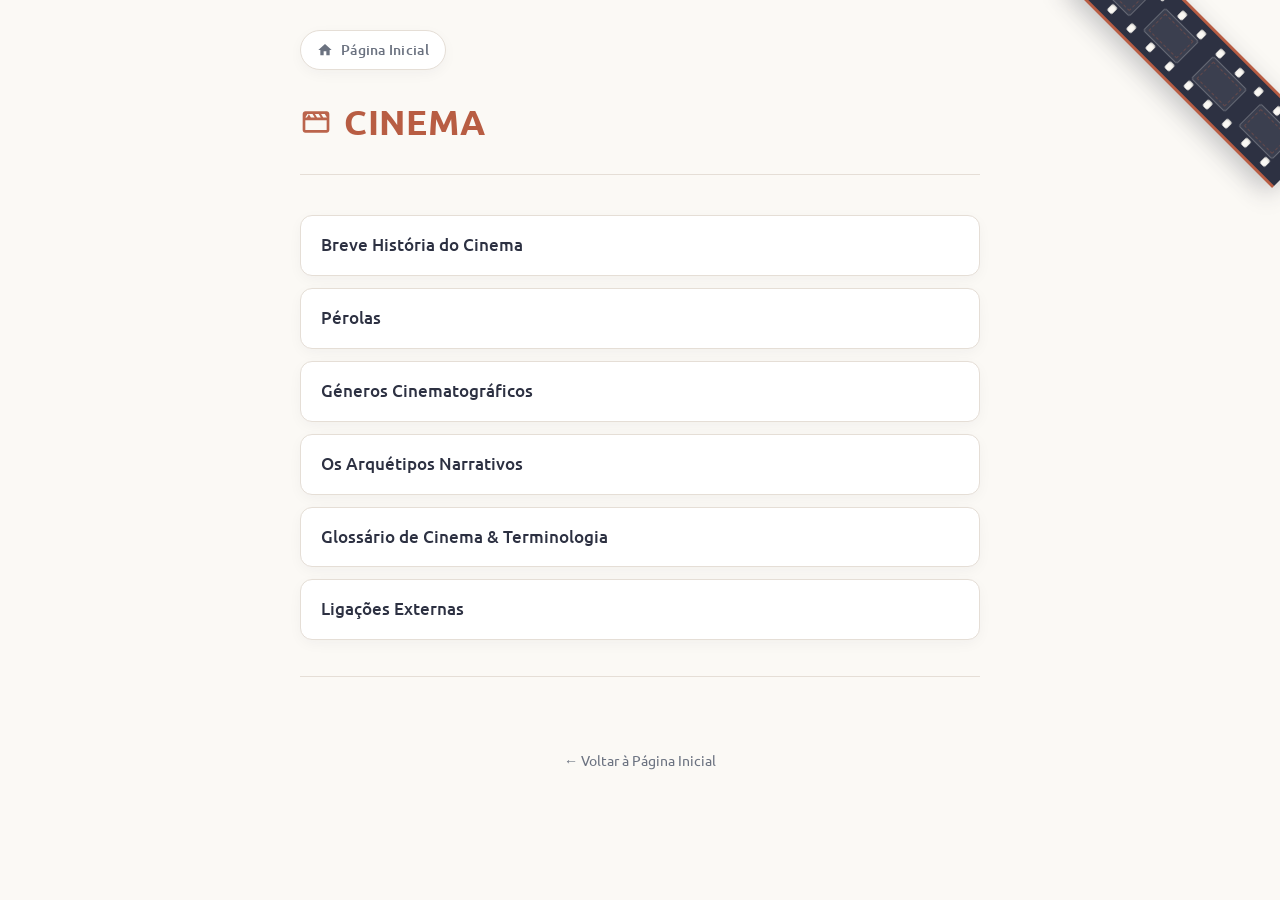
<file: index.html>
<!DOCTYPE html>
<html lang="pt">
<head>
  <meta charset="UTF-8">
  <meta name="viewport" content="width=device-width, initial-scale=1.0">
  <title>Cinema</title>
  
  <!-- Fonte Ubuntu do Google Fonts -->
  <link rel="preconnect" href="https://fonts.googleapis.com">
  <link rel="preconnect" href="https://fonts.gstatic.com" crossorigin>
  <link href="https://fonts.googleapis.com/css2?family=Ubuntu:ital,wght@0,400;0,500;0,700;1,400&display=swap" rel="stylesheet">

  <style>
    :root {
      /* Esquema Claro Pastel */
      --bg: #fbf9f5;                  /* Fundo suave em tom creme / off-white */
      --card-bg: #ffffff;              /* Cartões e botões a branco nítido */
      --card-border: #e5ded6;          /* Linhas divisórias em tom pastel subtil */
      --card-hover-border: #b85d43;    /* Realce com terracota pastel no hover */
      --card-hover-bg: #fdf6f3;        /* Fundo do hover com nuance avermelhada suave */
      
      --accent: #b85d43;               /* Terracota pastel suave para o título e destaques */
      --text-link: #2d3142;            /* Ardósia escuro para excelente contraste e legibilidade */
      --text-link-accent: #5a739b;     /* Azul ardósia pastel */
      --text-date: #6b7280;            /* Cinzento neutro para datas, metadados e subtítulos */
      
      --accent-glow: rgba(184, 93, 67, 0.12);
      --shadow: 0 4px 15px -2px rgba(45, 49, 66, 0.05);
    }

    * {
      box-sizing: border-box;
      margin: 0;
      padding: 0;
    }

    body {
      font-family: 'Ubuntu', -apple-system, BlinkMacSystemFont, "Segoe UI", Roboto, sans-serif;
      background-color: var(--bg);
      color: var(--text-link);
      min-height: 100vh;
      line-height: 1.6;
      padding: 30px 20px 40px;
      -webkit-font-smoothing: antialiased;
      -moz-osx-font-smoothing: grayscale;
      position: relative;
      overflow-x: hidden;
    }

    /* ===== Fita de Película de Cinema no Canto (Maior e Escura) ===== */
    .film-corner-ribbon {
      position: fixed;
      top: 24px;
      right: -60px;
      width: 290px;
      height: 72px;
      background-color: var(--text-link); /* Tom ardósia escuro da própria paleta */
      border-top: 3px solid var(--accent);
      border-bottom: 3px solid var(--accent);
      box-shadow: 0 8px 24px rgba(45, 49, 66, 0.28);
      transform: rotate(45deg);
      pointer-events: none;
      z-index: 999;
      display: flex;
      flex-direction: column;
      justify-content: space-between;
      padding: 6px 0;
    }

    /* Linhas de furos de tração (perfurações de 35mm) */
    .film-sprockets {
      display: flex;
      justify-content: space-evenly;
      width: 100%;
      height: 9px;
    }

    .film-sprockets span {
      width: 7px;
      height: 9px;
      background-color: var(--bg); /* Recorte na cor do fundo */
      border-radius: 2px;
      box-shadow: inset 0 1px 2px rgba(0, 0, 0, 0.2);
    }

    /* Fotogramas centrais da película */
    .film-frames {
      display: flex;
      justify-content: space-evenly;
      align-items: center;
      height: 34px;
    }

    .film-frames span {
      width: 48px;
      height: 32px;
      background: rgba(255, 255, 255, 0.07);
      border: 1.5px solid rgba(255, 255, 255, 0.22);
      border-radius: 3px;
      position: relative;
    }

    /* Linha divisória subtil entre fotogramas */
    .film-frames span::after {
      content: '';
      position: absolute;
      inset: 3px;
      border: 1px dashed rgba(184, 93, 67, 0.35);
      border-radius: 1px;
    }
    /* ============================================================== */

    .container {
      max-width: 680px;
      margin: 0 auto;
      position: relative;
    }

    /* Barra Superior com o Link de Retorno */
    .top-nav {
      display: flex;
      align-items: center;
      justify-content: flex-start;
      margin-bottom: 24px;
    }

    .nav-home-btn {
      display: inline-flex;
      align-items: center;
      gap: 8px;
      padding: 8px 16px;
      background: var(--card-bg);
      border: 1px solid var(--card-border);
      border-radius: 999px;
      color: var(--text-date);
      text-decoration: none;
      font-size: 0.85rem;
      font-weight: 500;
      letter-spacing: 0.02em;
      box-shadow: var(--shadow);
      transition: all 0.2s cubic-bezier(0.4, 0, 0.2, 1);
    }

    .nav-home-btn svg {
      width: 16px;
      height: 16px;
      fill: currentColor;
      transition: transform 0.2s ease;
    }

    .nav-home-btn:hover {
      color: var(--accent);
      border-color: var(--card-hover-border);
      background-color: var(--card-hover-bg);
      transform: translateX(-2px);
      box-shadow: 0 4px 14px -2px var(--accent-glow);
    }

    .nav-home-btn:hover svg {
      transform: translateX(-2px);
    }

    header {
      margin-bottom: 40px;
      padding-bottom: 24px;
      border-bottom: 1px solid var(--card-border);
    }

    .title-wrapper {
      display: flex;
      align-items: center;
      gap: 12px;
    }

    .title-wrapper svg {
      width: 32px;
      height: 32px;
      fill: var(--accent);
      opacity: 0.95;
    }

    h1 {
      font-size: 2.2rem;
      font-weight: 700;
      text-transform: uppercase;
      color: var(--accent);
      letter-spacing: 0.02em;
    }
 
    .subtitle {
      color: var(--text-date);
      font-size: 1rem;
      font-weight: 400;
    }

    .chronicles-list {
      list-style: none;
      display: flex;
      flex-direction: column;
      gap: 12px;
    }

    .chronicles-list a {
      display: flex;
      justify-content: space-between;
      align-items: center;
      padding: 16px 20px;
      background-color: var(--card-bg);
      border: 1px solid var(--card-border);
      border-radius: 12px;
      text-decoration: none;
      box-shadow: var(--shadow);
      transition: all 0.2s cubic-bezier(0.4, 0, 0.2, 1);
    }

    .chronicles-list a:hover {
      transform: translateY(-2px);
      border-color: var(--card-hover-border);
      background-color: var(--card-hover-bg);
      box-shadow: 0 8px 24px -4px var(--accent-glow);
    }

    .chronicles-list .title {
      color: var(--text-link);
      font-weight: 500;
      font-size: 1.05rem;
      transition: color 0.2s ease;
    }

    .chronicles-list a:hover .title {
      color: var(--accent);
    }

    .chronicles-list .date {
      color: var(--text-date);
      font-size: 0.9rem;
      font-weight: 400;
      white-space: nowrap;
      margin-left: 16px;
    }

    /* Paginação */
    .pagination {
      display: flex;
      justify-content: center;
      align-items: center;
      gap: 8px;
      margin-top: 36px;
      padding-top: 20px;
      border-top: 1px solid var(--card-border);
    }

    .page-btn {
      background-color: var(--card-bg);
      border: 1px solid var(--card-border);
      color: var(--text-link);
      padding: 7px 14px;
      font-size: 0.9rem;
      border-radius: 8px;
      cursor: pointer;
      font-family: inherit;
      box-shadow: var(--shadow);
      transition: all 0.2s ease;
    }

    .page-btn:hover:not(:disabled) {
      border-color: var(--card-hover-border);
      background-color: var(--card-hover-bg);
      color: var(--accent);
    }

    .page-btn.active {
      background-color: var(--card-hover-bg);
      border-color: var(--accent);
      color: var(--accent);
      font-weight: 700;
    }

    .page-btn:disabled {
      opacity: 0.4;
      cursor: default;
      box-shadow: none;
    }

    footer {
      text-align: center;
      margin-top: 30px;
      padding-top: 20px;
    }

    .footer-home-btn {
      display: inline-flex;
      align-items: center;
      gap: 6px;
      text-decoration: none;
      color: var(--text-date);
      font-size: 0.88rem;
      transition: all 0.2s ease;
    }

    .footer-home-btn:hover {
      color: var(--accent);
    }
  </style>
</head>
<body>

  <!-- Fita de Película no Canto (Mais Larga e Escura) -->
  <aside class="film-corner-ribbon" aria-hidden="true">
    <div class="film-sprockets">
      <span></span><span></span><span></span><span></span><span></span><span></span><span></span><span></span><span></span><span></span>
    </div>
    <div class="film-frames">
      <span></span><span></span><span></span><span></span>
    </div>
    <div class="film-sprockets">
      <span></span><span></span><span></span><span></span><span></span><span></span><span></span><span></span><span></span><span></span>
    </div>
  </aside>

  <main class="container">
    
    <!-- Botão no Início -->
    <nav class="top-nav" aria-label="Navegação Superior">
      <a href="https://joaquim-capitao.github.io/" class="nav-home-btn">
        <svg viewBox="0 0 24 24" aria-hidden="true">
          <path d="M10 20v-6h4v6h5v-8h3L12 3 2 12h3v8z"/>
        </svg>
        <span>Página Inicial</span>
      </a>
    </nav>

    <header>
      <div class="title-wrapper">
        <svg viewBox="0 0 24 24" aria-hidden="true">
          <path d="M20 4H4c-1.1 0-1.99.9-1.99 2L2 18c0 1.1.9 2 2 2h16c1.1 0 2-.9 2-2V6c0-1.1-.9-2-2-2zm-1.4 2l1.6 2.7H17.4l-1.6-2.7h2.8zM14 6l1.6 2.7H12.8L11.2 6H14zm-4.6 0l1.6 2.7H8.2L6.6 6h2.8zM4 8.7L5.6 6h1.2L5.2 8.7H4zm16 9.3H4v-7.3h16V18z"/>
        </svg>
        <h1 id="cinema">Cinema</h1>
      </div>
    </header>
    
    <ul class="chronicles-list" id="chronicles-list">
      <li><a href="https://joaquim-capitao.github.io/cinema/historia"><span class="title">Breve História do Cinema</span></a></li>
      <li><a href="https://joaquim-capitao.github.io/cinema/perolas"><span class="title">Pérolas</span></a></li>      
      <li><a href="https://joaquim-capitao.github.io/cinema/generos"><span class="title">Géneros Cinematográficos</span></a></li>
      <li><a href="https://joaquim-capitao.github.io/cinema/arquetipos"><span class="title">Os Arquétipos Narrativos</span></a></li>
      <li><a href="https://joaquim-capitao.github.io/cinema/glossario"><span class="title">Glossário de Cinema & Terminologia</span></a></li>
      <li><a href="https://joaquim-capitao.github.io/cinema/links-externos"><span class="title">Ligações Externas</span></a></li>
    </ul>

    <!-- Navegação de Páginas -->
    <nav class="pagination" id="pagination" aria-label="Navegação das crónicas"></nav>

    <footer>
      <a href="https://joaquim-capitao.github.io/" class="footer-home-btn" title="Página Inicial">
        <span>← Voltar à Página Inicial</span>
      </a>
    </footer>

  </main>

  <script>
    const ITEMS_PER_PAGE = 100;
    const list = document.getElementById('chronicles-list');
    const items = Array.from(list.children);
    const paginationContainer = document.getElementById('pagination');
    const totalPages = Math.ceil(items.length / ITEMS_PER_PAGE);

    function showPage(page) {
      const start = (page - 1) * ITEMS_PER_PAGE;
      const end = start + ITEMS_PER_PAGE;

      items.forEach((item, index) => {
        item.style.display = (index >= start && index < end) ? '' : 'none';
      });

      renderPagination(page);
    }

    function renderPagination(currentPage) {
      if (totalPages <= 1) {
        paginationContainer.innerHTML = '';
        return;
      }

      paginationContainer.innerHTML = '';

      // Botão Anterior
      const prevBtn = document.createElement('button');
      prevBtn.className = 'page-btn';
      prevBtn.textContent = '← Anterior';
      prevBtn.disabled = currentPage === 1;
      prevBtn.onclick = () => {
        showPage(currentPage - 1);
        window.scrollTo({ top: 0, behavior: 'smooth' });
      };
      paginationContainer.appendChild(prevBtn);

      // Botões numéricos
      for (let i = 1; i <= totalPages; i++) {
        const numBtn = document.createElement('button');
        numBtn.className = 'page-btn' + (i === currentPage ? ' active' : '');
        numBtn.textContent = i;
        numBtn.onclick = () => {
          showPage(i);
          window.scrollTo({ top: 0, behavior: 'smooth' });
        };
        paginationContainer.appendChild(numBtn);
      }

      // Botão Seguinte
      const nextBtn = document.createElement('button');
      nextBtn.className = 'page-btn';
      nextBtn.textContent = 'Seguinte →';
      nextBtn.disabled = currentPage === totalPages;
      nextBtn.onclick = () => {
        showPage(currentPage + 1);
        window.scrollTo({ top: 0, behavior: 'smooth' });
      };
      paginationContainer.appendChild(nextBtn);
    }

    // Inicialização na primeira página
    showPage(1);
  </script>

</body>
</html>
</file>
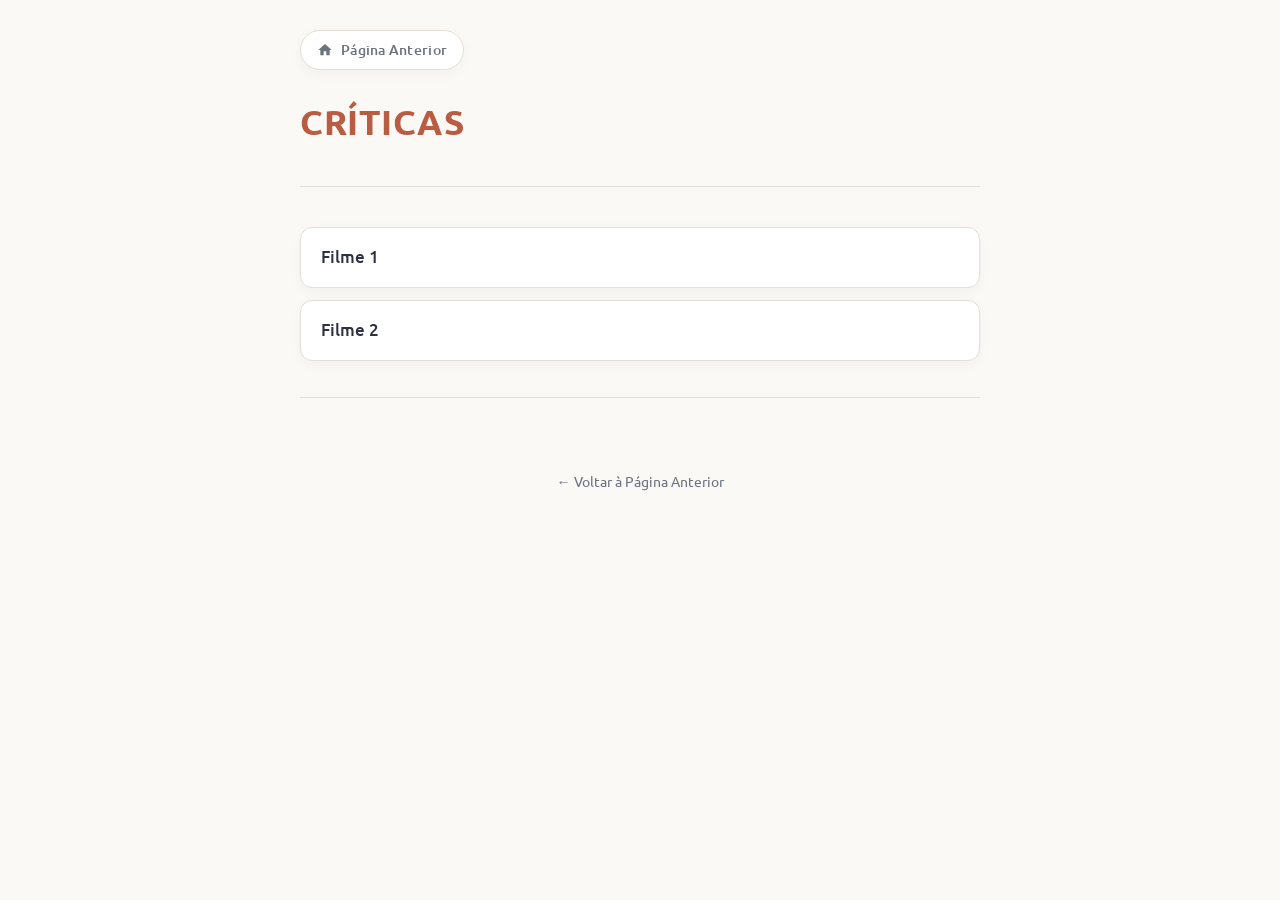
<file: criticas/index.html>
<!DOCTYPE html>
<html lang="pt">
<head>
  <meta charset="UTF-8">
  <meta name="viewport" content="width=device-width, initial-scale=1.0">
  <title>Cinema</title>
  
  <!-- Fonte Ubuntu do Google Fonts -->
  <link rel="preconnect" href="https://fonts.googleapis.com">
  <link rel="preconnect" href="https://fonts.gstatic.com" crossorigin>
  <link href="https://fonts.googleapis.com/css2?family=Ubuntu:ital,wght@0,400;0,500;0,700;1,400&display=swap" rel="stylesheet">

  <style>
    :root {
      /* Esquema Claro Pastel */
      --bg: #fbf9f5;                  /* Fundo suave em tom creme / off-white */
      --card-bg: #ffffff;              /* Cartões e botões a branco nítido */
      --card-border: #e5ded6;          /* Linhas divisórias em tom pastel subtil */
      --card-hover-border: #b85d43;    /* Realce com terracota pastel no hover */
      --card-hover-bg: #fdf6f3;        /* Fundo do hover com nuance avermelhada suave */
      
      --accent: #b85d43;               /* Terracota pastel suave para o título e destaques */
      --text-link: #2d3142;            /* Ardósia escuro para excelente contraste e legibilidade */
      --text-link-accent: #5a739b;     /* Azul ardósia pastel */
      --text-date: #6b7280;            /* Cinzento neutro para datas, metadados e subtítulos */
      
      --accent-glow: rgba(184, 93, 67, 0.12);
      --shadow: 0 4px 15px -2px rgba(45, 49, 66, 0.05);
    }

    * {
      box-sizing: border-box;
      margin: 0;
      padding: 0;
    }

    body {
      font-family: 'Ubuntu', -apple-system, BlinkMacSystemFont, "Segoe UI", Roboto, sans-serif;
      background-color: var(--bg);
      color: var(--text-link);
      min-height: 100vh;
      line-height: 1.6;
      padding: 30px 20px 40px;
      -webkit-font-smoothing: antialiased;
      -moz-osx-font-smoothing: grayscale;
    }

    .container {
      max-width: 680px;
      margin: 0 auto;
    }

    /* Barra Superior com o Link de Retorno */
    .top-nav {
      display: flex;
      align-items: center;
      justify-content: flex-start;
      margin-bottom: 24px;
    }

    .nav-home-btn {
      display: inline-flex;
      align-items: center;
      gap: 8px;
      padding: 8px 16px;
      background: var(--card-bg);
      border: 1px solid var(--card-border);
      border-radius: 999px;
      color: var(--text-date);
      text-decoration: none;
      font-size: 0.85rem;
      font-weight: 500;
      letter-spacing: 0.02em;
      box-shadow: var(--shadow);
      transition: all 0.2s cubic-bezier(0.4, 0, 0.2, 1);
    }

    .nav-home-btn svg {
      width: 16px;
      height: 16px;
      fill: currentColor;
      transition: transform 0.2s ease;
    }

    .nav-home-btn:hover {
      color: var(--accent);
      border-color: var(--card-hover-border);
      background-color: var(--card-hover-bg);
      transform: translateX(-2px);
      box-shadow: 0 4px 14px -2px var(--accent-glow);
    }

    .nav-home-btn:hover svg {
      transform: translateX(-2px);
    }

    header {
      margin-bottom: 40px;
      padding-bottom: 24px;
      border-bottom: 1px solid var(--card-border);
    }

    h1 {
      font-size: 2.2rem;
      font-weight: 700;
      text-transform: uppercase;
      color: var(--accent);
      margin-bottom: 12px;
      letter-spacing: 0.02em;
    }
 
    .subtitle {
      color: var(--text-date);
      font-size: 1rem;
      font-weight: 400;
    }

    .chronicles-list {
      list-style: none;
      display: flex;
      flex-direction: column;
      gap: 12px;
    }

    .chronicles-list a {
      display: flex;
      justify-content: space-between;
      align-items: center;
      padding: 16px 20px;
      background-color: var(--card-bg);
      border: 1px solid var(--card-border);
      border-radius: 12px;
      text-decoration: none;
      box-shadow: var(--shadow);
      transition: all 0.2s cubic-bezier(0.4, 0, 0.2, 1);
    }

    .chronicles-list a:hover {
      transform: translateY(-2px);
      border-color: var(--card-hover-border);
      background-color: var(--card-hover-bg);
      box-shadow: 0 8px 24px -4px var(--accent-glow);
    }

    .chronicles-list .title {
      color: var(--text-link);
      font-weight: 500;
      font-size: 1.05rem;
      transition: color 0.2s ease;
    }

    .chronicles-list a:hover .title {
      color: var(--accent);
    }

    .chronicles-list .date {
      color: var(--text-date);
      font-size: 0.9rem;
      font-weight: 400;
      white-space: nowrap;
      margin-left: 16px;
    }

    /* Paginação */
    .pagination {
      display: flex;
      justify-content: center;
      align-items: center;
      gap: 8px;
      margin-top: 36px;
      padding-top: 20px;
      border-top: 1px solid var(--card-border);
    }

    .page-btn {
      background-color: var(--card-bg);
      border: 1px solid var(--card-border);
      color: var(--text-link);
      padding: 7px 14px;
      font-size: 0.9rem;
      border-radius: 8px;
      cursor: pointer;
      font-family: inherit;
      box-shadow: var(--shadow);
      transition: all 0.2s ease;
    }

    .page-btn:hover:not(:disabled) {
      border-color: var(--card-hover-border);
      background-color: var(--card-hover-bg);
      color: var(--accent);
    }

    .page-btn.active {
      background-color: var(--card-hover-bg);
      border-color: var(--accent);
      color: var(--accent);
      font-weight: 700;
    }

    .page-btn:disabled {
      opacity: 0.4;
      cursor: default;
      box-shadow: none;
    }

    footer {
      text-align: center;
      margin-top: 30px;
      padding-top: 20px;
    }

    .footer-home-btn {
      display: inline-flex;
      align-items: center;
      gap: 6px;
      text-decoration: none;
      color: var(--text-date);
      font-size: 0.88rem;
      transition: all 0.2s ease;
    }

    .footer-home-btn:hover {
      color: var(--accent);
    }
  </style>
</head>
<body>

  <main class="container">
    
    <!-- Botão no Início -->
    <nav class="top-nav" aria-label="Navegação Superior">
      <a href="https://joaquim-capitao.github.io/cinema" class="nav-home-btn">
        <svg viewBox="0 0 24 24" aria-hidden="true">
          <path d="M10 20v-6h4v6h5v-8h3L12 3 2 12h3v8z"/>
        </svg>
        <span>Página Anterior</span>
      </a>
    </nav>

    <header>
      <h1 id="criticas">Críticas</h1>
    </header>
    
    <ul class="chronicles-list" id="chronicles-list">
      <li><a href="https://joaquim-capitao.github.io/cinema/critica/filme1"><span class="title">Filme 1</span></a></li>
      <li><a href="https://joaquim-capitao.github.io/cinema/critica/filme2"><span class="title">Filme 2</span></a></li>

    </ul>

    <!-- Navegação de Páginas -->
    <nav class="pagination" id="pagination" aria-label="Navegação das crónicas"></nav>

    <footer>
      <a href="https://joaquim-capitao.github.io/cinema" class="footer-home-btn" title="Página Inicial">
        <span>← Voltar à Página Anterior</span>
      </a>
    </footer>

  </main>

  <script>
    const ITEMS_PER_PAGE = 100;
    const list = document.getElementById('chronicles-list');
    const items = Array.from(list.children);
    const paginationContainer = document.getElementById('pagination');
    const totalPages = Math.ceil(items.length / ITEMS_PER_PAGE);

    function showPage(page) {
      const start = (page - 1) * ITEMS_PER_PAGE;
      const end = start + ITEMS_PER_PAGE;

      items.forEach((item, index) => {
        item.style.display = (index >= start && index < end) ? '' : 'none';
      });

      renderPagination(page);
    }

    function renderPagination(currentPage) {
      if (totalPages <= 1) {
        paginationContainer.innerHTML = '';
        return;
      }

      paginationContainer.innerHTML = '';

      // Botão Anterior
      const prevBtn = document.createElement('button');
      prevBtn.className = 'page-btn';
      prevBtn.textContent = '← Anterior';
      prevBtn.disabled = currentPage === 1;
      prevBtn.onclick = () => {
        showPage(currentPage - 1);
        window.scrollTo({ top: 0, behavior: 'smooth' });
      };
      paginationContainer.appendChild(prevBtn);

      // Botões numéricos
      for (let i = 1; i <= totalPages; i++) {
        const numBtn = document.createElement('button');
        numBtn.className = 'page-btn' + (i === currentPage ? ' active' : '');
        numBtn.textContent = i;
        numBtn.onclick = () => {
          showPage(i);
          window.scrollTo({ top: 0, behavior: 'smooth' });
        };
        paginationContainer.appendChild(numBtn);
      }

      // Botão Seguinte
      const nextBtn = document.createElement('button');
      nextBtn.className = 'page-btn';
      nextBtn.textContent = 'Seguinte →';
      nextBtn.disabled = currentPage === totalPages;
      nextBtn.onclick = () => {
        showPage(currentPage + 1);
        window.scrollTo({ top: 0, behavior: 'smooth' });
      };
      paginationContainer.appendChild(nextBtn);
    }

    // Inicialização na primeira página
    showPage(1);
  </script>

</body>
</html>
</file>
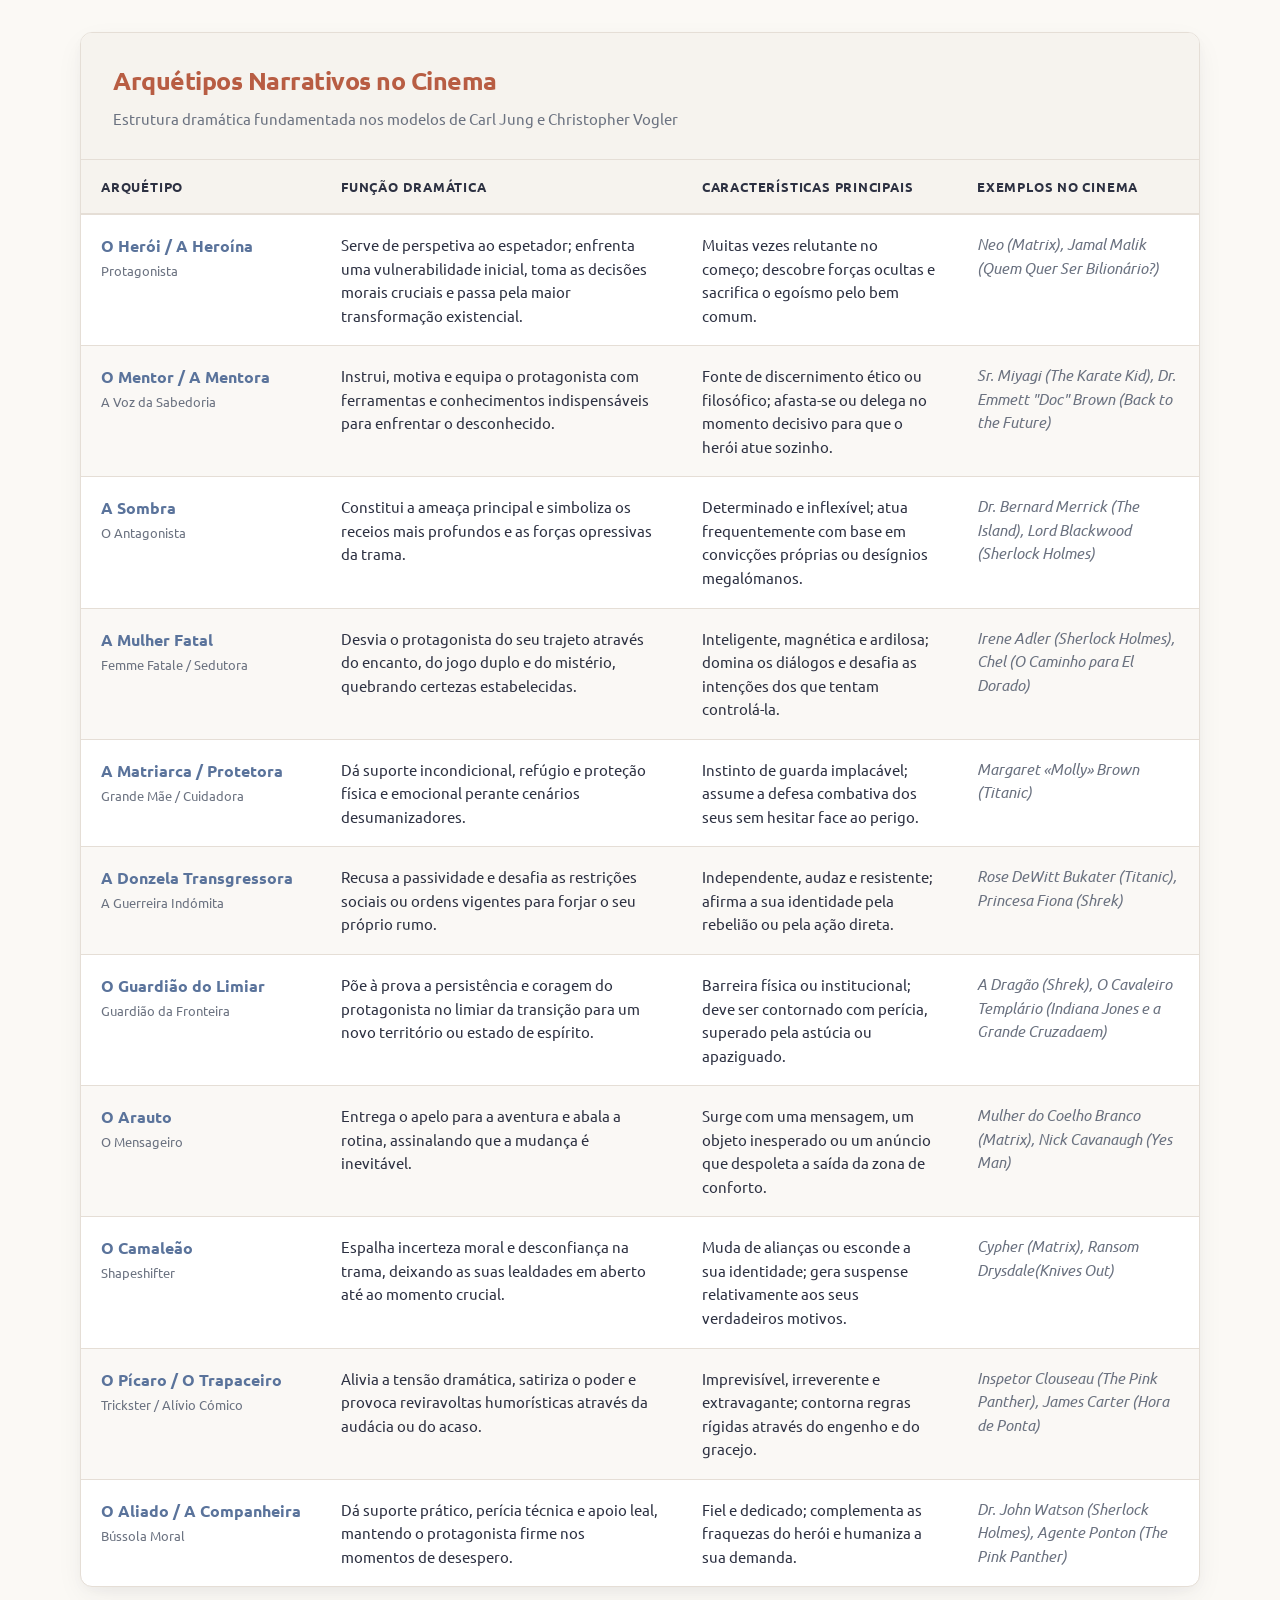
<file: arquetipos.html>
<!DOCTYPE html>
<html lang="pt">
<head>
  <meta charset="UTF-8">
  <meta name="viewport" content="width=device-width, initial-scale=1.0">
  <title>Arquétipos Narrativos no Cinema</title>
  <link rel="preconnect" href="https://fonts.googleapis.com">
  <link rel="preconnect" href="https://fonts.gstatic.com" crossorigin>
  <link href="https://fonts.googleapis.com/css2?family=Ubuntu:ital,wght@0,400;0,500;0,700;1,400;1,500;1,700&display=swap" rel="stylesheet">
  <style>
    /* ==========================================================================
       VARIÁVEIS GLOBAIS (Esquema Claro Pastel)
       ========================================================================== */
    :root {
      --bg-main: #fbf9f5;          /* Creme suave / off-white */
      --bg-card: #ffffff;          /* Cartões e tabela a branco nítido */
      --bg-subtle: #f6f3ee;        /* Cabeçalho e alternância de linhas */
      --bg-hover: #ede8e0;         /* Realce pastel ao passar o cursor */
      --text-main: #2d3142;        /* Ardósia escuro para ótima legibilidade */
      --text-muted: #6b7280;       /* Cinzento neutro para dados secundários */
      --accent: #5a739b;           /* Azul ardósia pastel com bom contraste */
      --accent-warm: #b85d43;      /* Terracota pastel suave para títulos */
      --border-color: #e5ded6;     /* Linhas e separadores subtis */
      --font-family: "Ubuntu", -apple-system, BlinkMacSystemFont, "Segoe UI", Roboto, sans-serif;
    }

    * {
      box-sizing: border-box;
      margin: 0;
      padding: 0;
    }

    body {
      font-family: var(--font-family);
      background-color: var(--bg-main);
      color: var(--text-main);
      display: flex;
      justify-content: center;
      align-items: flex-start;
      min-height: 100vh;
      padding: 32px 16px;
      line-height: 1.6;
      -webkit-font-smoothing: antialiased;
      -moz-osx-font-smoothing: grayscale;
    }

    .table-container {
      width: 100%;
      max-width: 1120px;
      background: var(--bg-card);
      border-radius: 12px;
      overflow: hidden;
      box-shadow: 0 10px 30px -5px rgba(45, 49, 66, 0.08), 0 4px 12px -2px rgba(45, 49, 66, 0.04);
      border: 1px solid var(--border-color);
    }

    .table-header {
      padding: 28px 32px;
      background-color: var(--bg-subtle);
      border-bottom: 1px solid var(--border-color);
    }

    .table-header h2 {
      margin: 0 0 6px 0;
      color: var(--accent-warm);
      font-size: 1.55rem;
      font-weight: 700;
      letter-spacing: -0.02em;
    }

    .table-header p {
      margin: 0;
      color: var(--text-muted);
      font-size: 0.95rem;
      font-weight: 400;
    }

    table {
      width: 100%;
      border-collapse: collapse;
      text-align: left;
    }

    th {
      background-color: var(--bg-subtle);
      color: var(--text-main);
      font-size: 0.82rem;
      text-transform: uppercase;
      letter-spacing: 0.06em;
      font-weight: 700;
      padding: 16px 20px;
      border-bottom: 2px solid var(--border-color);
    }

    td {
      padding: 18px 20px;
      border-bottom: 1px solid var(--border-color);
      font-size: 0.92rem;
      line-height: 1.6;
      vertical-align: top;
      color: var(--text-main);
    }

    tr:last-child td {
      border-bottom: none;
    }

    tr:nth-child(even) {
      background-color: #faf8f5;
    }

    tr:hover {
      background-color: var(--bg-hover);
      transition: background-color 0.15s ease-in-out;
    }

    .archetype-name {
      font-weight: 700;
      color: var(--accent);
      white-space: nowrap;
      display: block;
      font-size: 0.98rem;
    }

    .archetype-alt {
      font-size: 0.82rem;
      color: var(--text-muted);
      display: block;
      font-weight: 400;
      margin-top: 2px;
    }

    .examples {
      color: var(--text-muted);
      font-style: italic;
    }

    /* ==========================================================================
       OTIMIZAÇÃO PARA DISPOSITIVOS MÓVEIS (Ecrãs <= 820px)
       ========================================================================== */
    @media (max-width: 820px) {
      body {
        padding: 16px 10px;
      }

      .table-container {
        border: none;
        box-shadow: none;
        background: transparent;
      }

      .table-header {
        border-radius: 12px;
        border: 1px solid var(--border-color);
        margin-bottom: 16px;
        padding: 20px;
        text-align: center;
      }

      .table-header h2 {
        font-size: 1.35rem;
      }

      table, thead, tbody, th, td, tr {
        display: block;
      }

      thead {
        display: none; /* Oculta a linha de títulos tradicional */
      }

      tr {
        background: var(--bg-card) !important;
        border: 1px solid var(--border-color);
        border-radius: 12px;
        margin-bottom: 16px;
        padding: 16px;
        box-shadow: 0 4px 12px rgba(45, 49, 66, 0.05);
      }

      td {
        border: none;
        padding: 10px 0;
        font-size: 0.92rem;
        display: block; /* Garante que o texto e elementos inline não quebrem em coluna */
        line-height: 1.6;
      }

      td:first-child {
        border-bottom: 1px solid var(--border-color);
        padding-bottom: 12px;
        margin-bottom: 8px;
      }

      td::before {
        content: attr(data-label);
        display: block;
        font-size: 0.72rem;
        font-weight: 700;
        text-transform: uppercase;
        letter-spacing: 0.06em;
        color: var(--accent-warm);
        margin-bottom: 4px;
        font-style: normal;
      }

      td:first-child::before {
        display: none;
      }

      .archetype-name {
        font-size: 1.15rem;
        color: var(--accent);
      }

      .archetype-alt {
        font-size: 0.85rem;
        margin-top: 1px;
      }
    }
  </style>
</head>
<body>

  <div class="table-container">
    <div class="table-header">
      <h2>Arquétipos Narrativos no Cinema</h2>
      <p>Estrutura dramática fundamentada nos modelos de Carl Jung e Christopher Vogler</p>
    </div>

    <table>
      <thead>
        <tr>
          <th style="width: 20%;">Arquétipo</th>
          <th style="width: 33%;">Função Dramática</th>
          <th style="width: 25%;">Características Principais</th>
          <th style="width: 22%;">Exemplos no Cinema</th>
        </tr>
      </thead>
      <tbody>
        <tr>
          <td data-label="Arquétipo">
            <span class="archetype-name">O Herói / A Heroína</span>
            <span class="archetype-alt">Protagonista</span>
          </td>
          <td data-label="Função Dramática">Serve de perspetiva ao espetador; enfrenta uma vulnerabilidade inicial, toma as decisões morais cruciais e passa pela maior transformação existencial.</td>
          <td data-label="Características Principais">Muitas vezes relutante no começo; descobre forças ocultas e sacrifica o egoísmo pelo bem comum.</td>
          <td data-label="Exemplos no Cinema" class="examples">Neo (<em>Matrix</em>), Jamal Malik (<em>Quem Quer Ser Bilionário?</em>)</td>
        </tr>
        <tr>
          <td data-label="Arquétipo">
            <span class="archetype-name">O Mentor / A Mentora</span>
            <span class="archetype-alt">A Voz da Sabedoria</span>
          </td>
          <td data-label="Função Dramática">Instrui, motiva e equipa o protagonista com ferramentas e conhecimentos indispensáveis para enfrentar o desconhecido.</td>
          <td data-label="Características Principais">Fonte de discernimento ético ou filosófico; afasta-se ou delega no momento decisivo para que o herói atue sozinho.</td>
          <td data-label="Exemplos no Cinema" class="examples">Sr. Miyagi (<em>The Karate Kid</em>), Dr. Emmett "Doc" Brown (<em>Back to the Future</em>)</td>
        </tr>
        <tr>
          <td data-label="Arquétipo">
            <span class="archetype-name">A Sombra</span>
            <span class="archetype-alt">O Antagonista</span>
          </td>
          <td data-label="Função Dramática">Constitui a ameaça principal e simboliza os receios mais profundos e as forças opressivas da trama.</td>
          <td data-label="Características Principais">Determinado e inflexível; atua frequentemente com base em convicções próprias ou desígnios megalómanos.</td>
          <td data-label="Exemplos no Cinema" class="examples">Dr. Bernard Merrick (<em>The Island</em>), Lord Blackwood (<em>Sherlock Holmes</em>)</td>
        </tr>
        <tr>
          <td data-label="Arquétipo">
            <span class="archetype-name">A Mulher Fatal</span>
            <span class="archetype-alt">Femme Fatale / Sedutora</span>
          </td>
          <td data-label="Função Dramática">Desvia o protagonista do seu trajeto através do encanto, do jogo duplo e do mistério, quebrando certezas estabelecidas.</td>
          <td data-label="Características Principais">Inteligente, magnética e ardilosa; domina os diálogos e desafia as intenções dos que tentam controlá-la.</td>
          <td data-label="Exemplos no Cinema" class="examples">Irene Adler (<em>Sherlock Holmes</em>), Chel (<em>O Caminho para El Dorado</em>)</td>
        </tr>
        <tr>
          <td data-label="Arquétipo">
            <span class="archetype-name">A Matriarca / Protetora</span>
            <span class="archetype-alt">Grande Mãe / Cuidadora</span>
          </td>
          <td data-label="Função Dramática">Dá suporte incondicional, refúgio e proteção física e emocional perante cenários desumanizadores.</td>
          <td data-label="Características Principais">Instinto de guarda implacável; assume a defesa combativa dos seus sem hesitar face ao perigo.</td>
          <td data-label="Exemplos no Cinema" class="examples">Margaret «Molly» Brown (<em>Titanic</em>)</td>
        </tr>
        <tr>
          <td data-label="Arquétipo">
            <span class="archetype-name">A Donzela Transgressora</span>
            <span class="archetype-alt">A Guerreira Indómita</span>
          </td>
          <td data-label="Função Dramática">Recusa a passividade e desafia as restrições sociais ou ordens vigentes para forjar o seu próprio rumo.</td>
          <td data-label="Características Principais">Independente, audaz e resistente; afirma a sua identidade pela rebelião ou pela ação direta.</td>
          <td data-label="Exemplos no Cinema" class="examples">Rose DeWitt Bukater (<em>Titanic</em>), Princesa Fiona (<em>Shrek</em>)</td>
        </tr>
        <tr>
          <td data-label="Arquétipo">
            <span class="archetype-name">O Guardião do Limiar</span>
            <span class="archetype-alt">Guardião da Fronteira</span>
          </td>
          <td data-label="Função Dramática">Põe à prova a persistência e coragem do protagonista no limiar da transição para um novo território ou estado de espírito.</td>
          <td data-label="Características Principais">Barreira física ou institucional; deve ser contornado com perícia, superado pela astúcia ou apaziguado.</td>
          <td data-label="Exemplos no Cinema" class="examples">A Dragão (<em>Shrek</em>), O Cavaleiro Templário (<em>Indiana Jones e a Grande Cruzada</em>em)</td>
        </tr>
        <tr>
          <td data-label="Arquétipo">
            <span class="archetype-name">O Arauto</span>
            <span class="archetype-alt">O Mensageiro</span>
          </td>
          <td data-label="Função Dramática">Entrega o apelo para a aventura e abala a rotina, assinalando que a mudança é inevitável.</td>
          <td data-label="Características Principais">Surge com uma mensagem, um objeto inesperado ou um anúncio que despoleta a saída da zona de conforto.</td>
          <td data-label="Exemplos no Cinema" class="examples">Mulher do Coelho Branco (<em>Matrix</em>), Nick Cavanaugh (<em>Yes Man</em>)</td>
        </tr>
        <tr>
          <td data-label="Arquétipo">
            <span class="archetype-name">O Camaleão</span>
            <span class="archetype-alt">Shapeshifter</span>
          </td>
          <td data-label="Função Dramática">Espalha incerteza moral e desconfiança na trama, deixando as suas lealdades em aberto até ao momento crucial.</td>
          <td data-label="Características Principais">Muda de alianças ou esconde a sua identidade; gera suspense relativamente aos seus verdadeiros motivos.</td>
          <td data-label="Exemplos no Cinema" class="examples">Cypher (<em>Matrix</em>), Ransom Drysdale(<em>Knives Out</em>)</td>
        </tr>
        <tr>
          <td data-label="Arquétipo">
            <span class="archetype-name">O Pícaro / O Trapaceiro</span>
            <span class="archetype-alt">Trickster / Alívio Cómico</span>
          </td>
          <td data-label="Função Dramática">Alivia a tensão dramática, satiriza o poder e provoca reviravoltas humorísticas através da audácia ou do acaso.</td>
          <td data-label="Características Principais">Imprevisível, irreverente e extravagante; contorna regras rígidas através do engenho e do gracejo.</td>
          <td data-label="Exemplos no Cinema" class="examples">Inspetor Clouseau (<em>The Pink Panther</em>), James Carter (<em>Hora de Ponta</em>)</td>
        </tr>
        <tr>
          <td data-label="Arquétipo">
            <span class="archetype-name">O Aliado / A Companheira</span>
            <span class="archetype-alt">Bússola Moral</span>
          </td>
          <td data-label="Função Dramática">Dá suporte prático, perícia técnica e apoio leal, mantendo o protagonista firme nos momentos de desespero.</td>
          <td data-label="Características Principais">Fiel e dedicado; complementa as fraquezas do herói e humaniza a sua demanda.</td>
          <td data-label="Exemplos no Cinema" class="examples">Dr. John Watson (<em>Sherlock Holmes</em>), Agente Ponton (<em>The Pink Panther</em>)</td>
        </tr>
      </tbody>
    </table>
  </div>

</body>
</html>
</file>
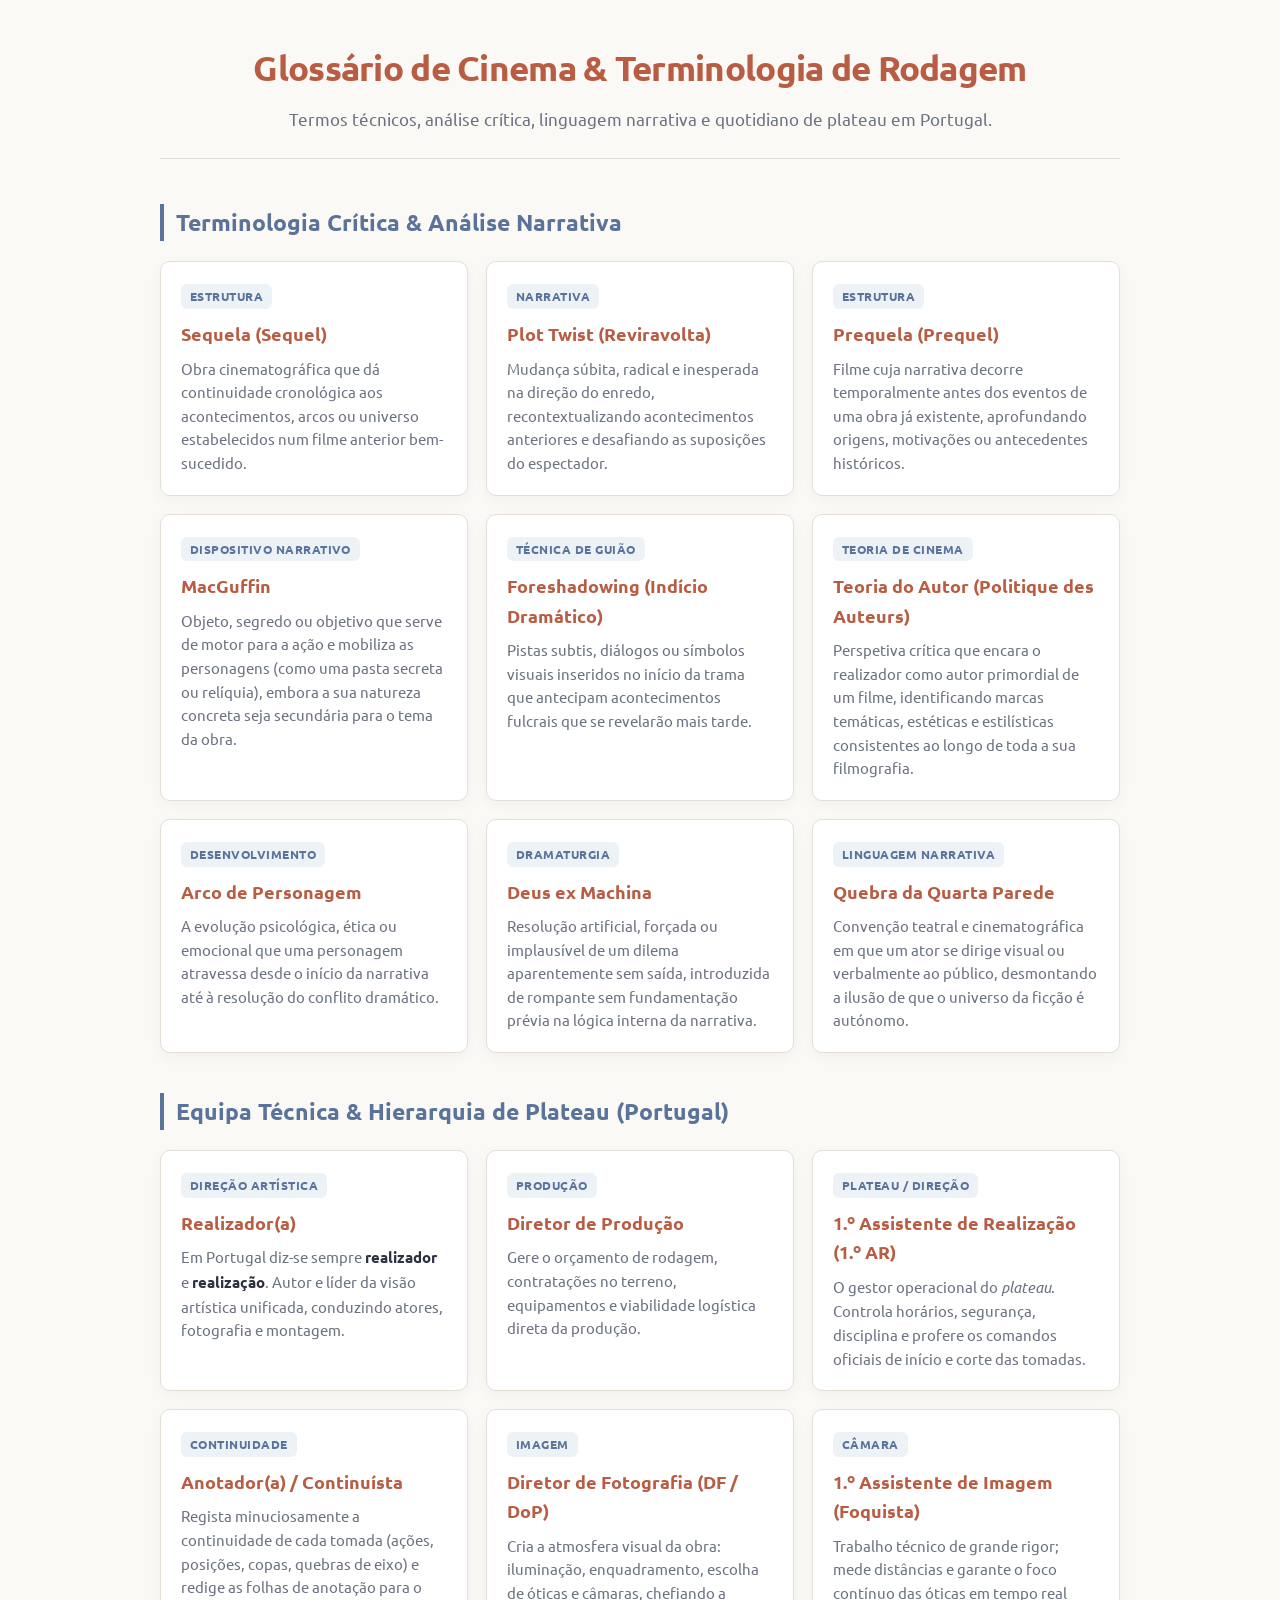
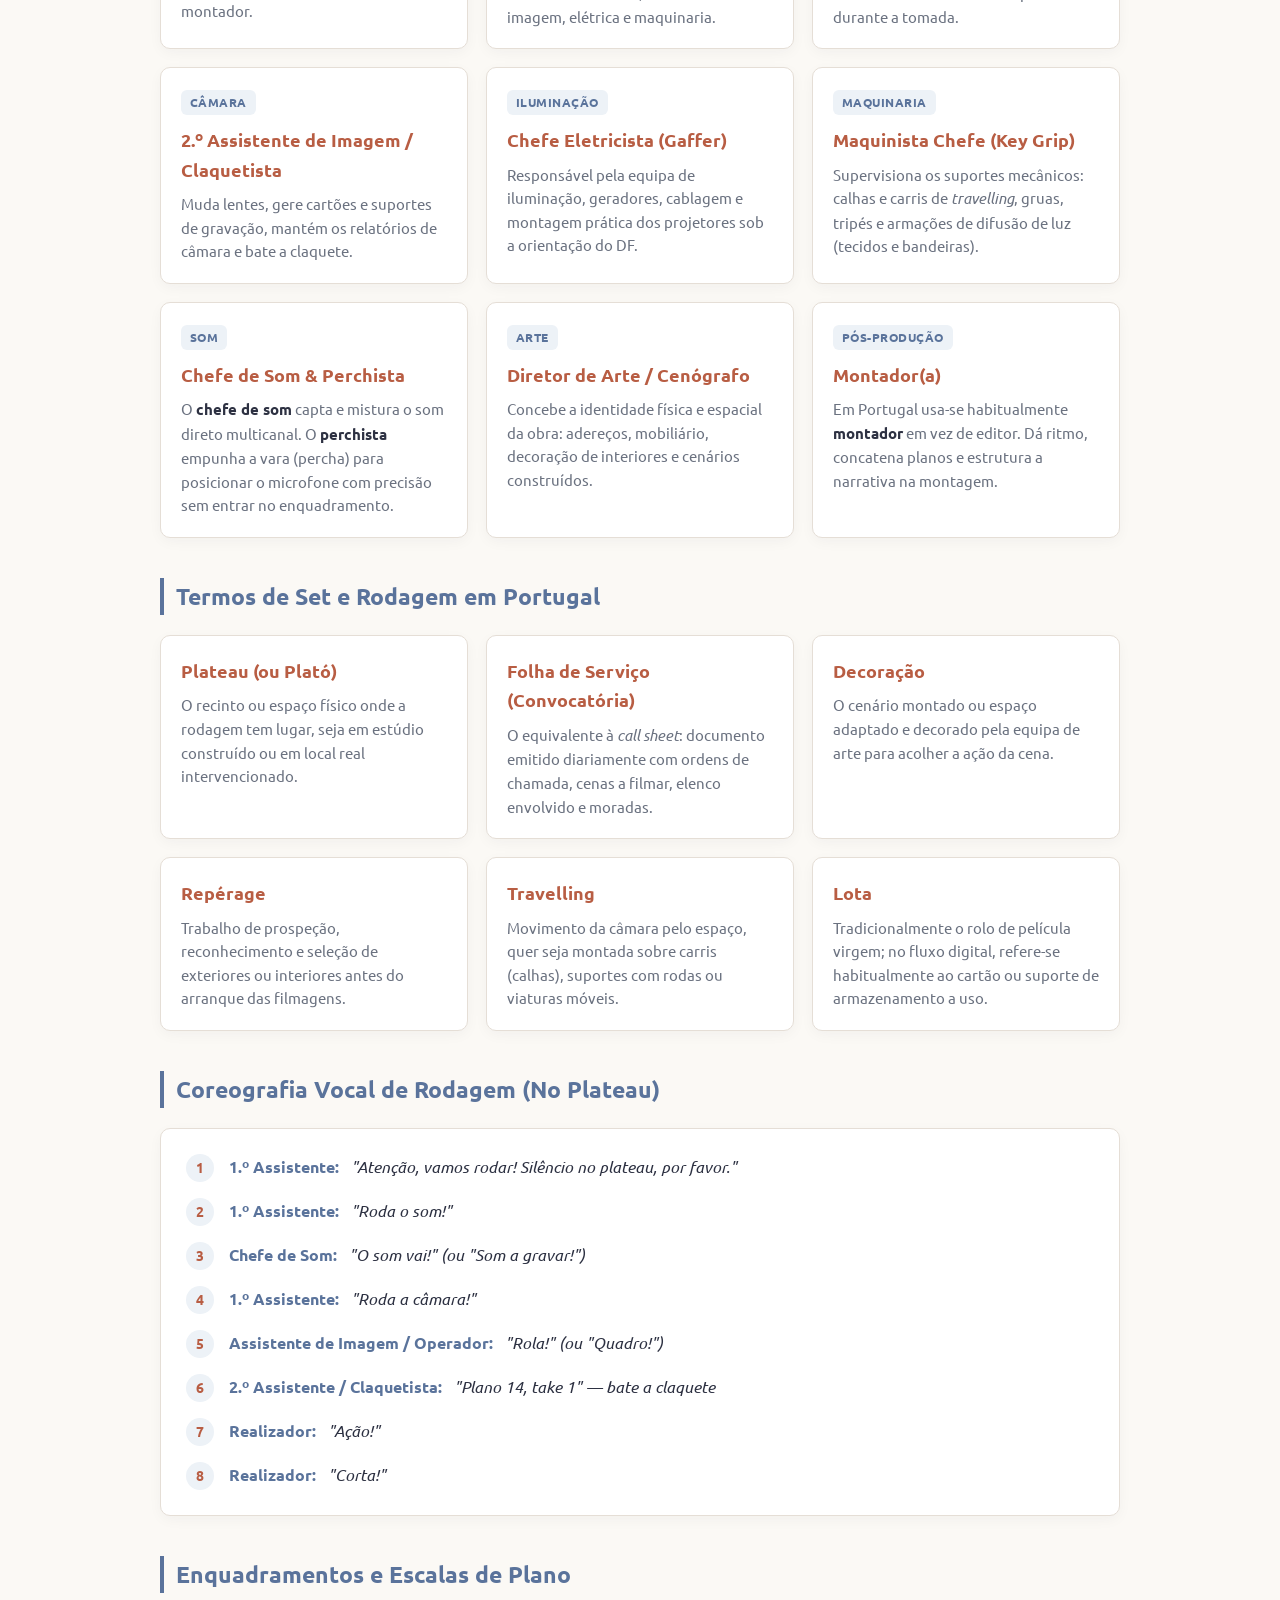
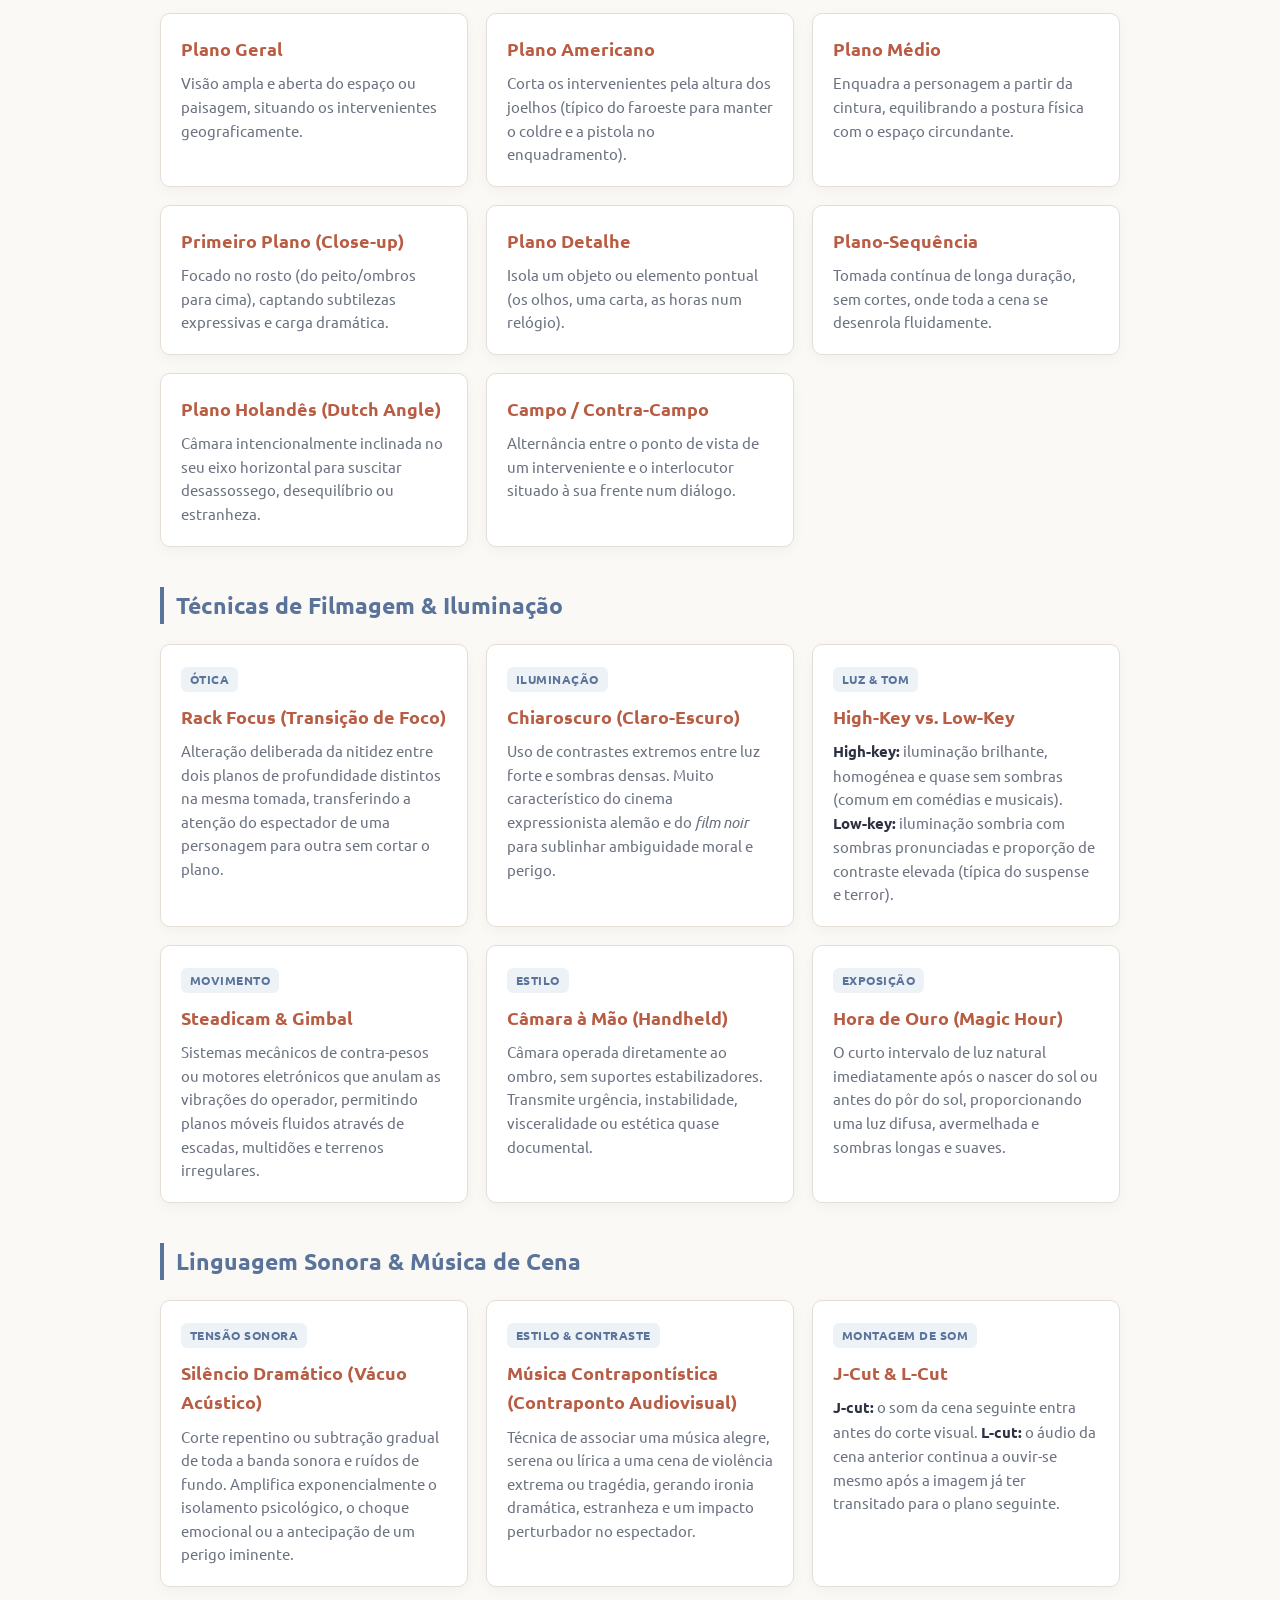
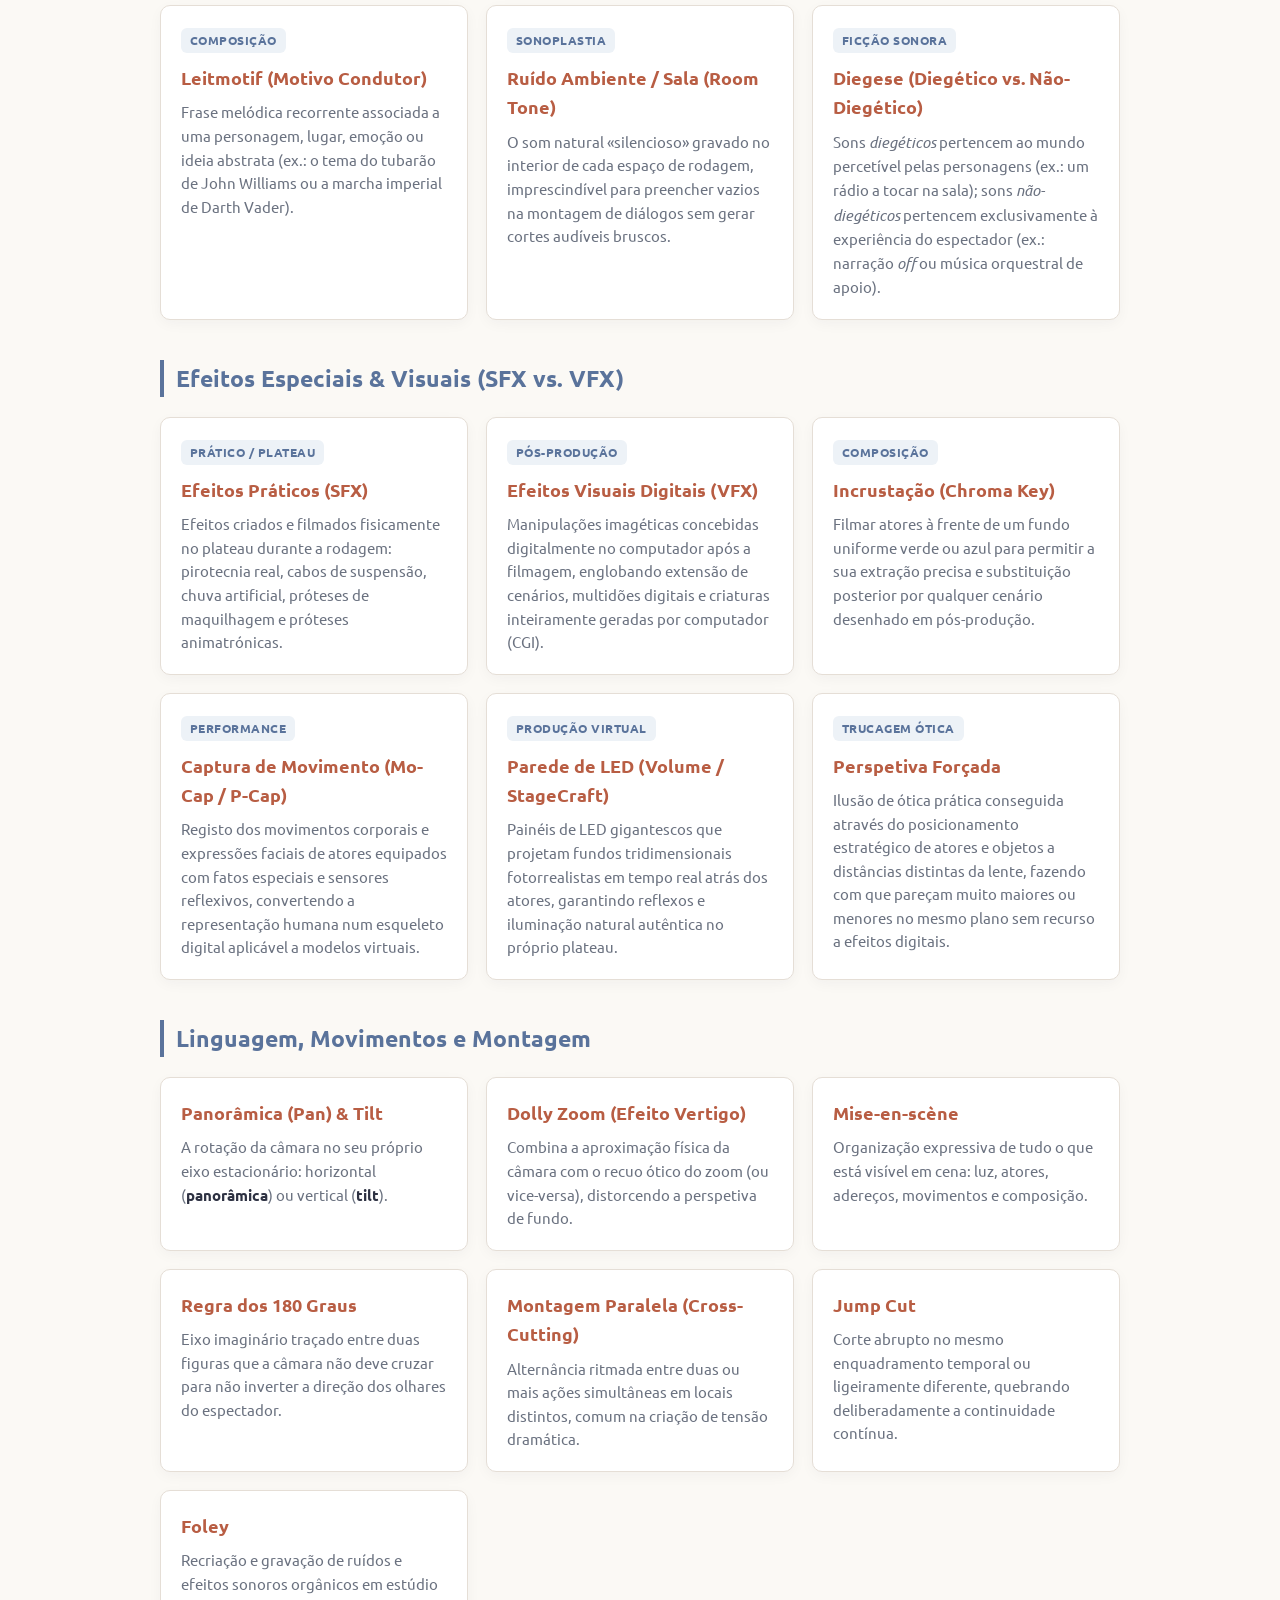
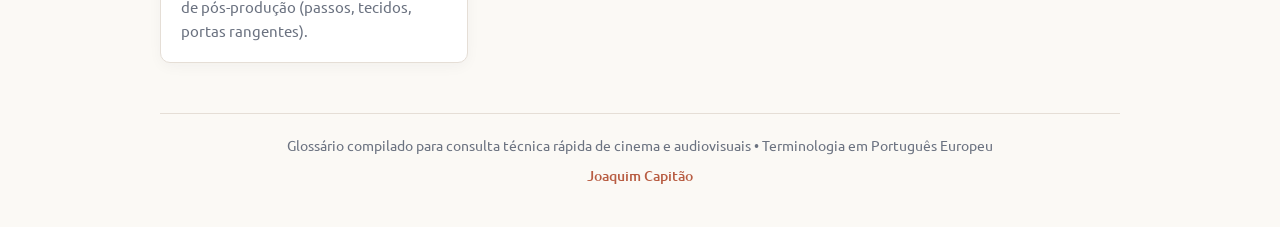
<file: glossario.html>
<!DOCTYPE html>
<html lang="pt">
<head>
  <meta charset="UTF-8">
  <meta name="viewport" content="width=device-width, initial-scale=1.0">
  <title>Glossário e Terminologia de Cinema — Versão Portugal</title>
  
  <!-- Fonte Ubuntu do Google Fonts -->
  <link rel="preconnect" href="https://fonts.googleapis.com">
  <link rel="preconnect" href="https://fonts.gstatic.com" crossorigin>
  <link href="https://fonts.googleapis.com/css2?family=Ubuntu:ital,wght@0,400;0,500;0,700;1,400;1,500;1,700&display=swap" rel="stylesheet">

  <style>
    /* ==========================================================================
       VARIÁVEIS GLOBAIS (Esquema Claro Pastel)
       ========================================================================== */
    :root {
      --bg-color: #fbf9f5;          /* Creme suave / off-white */
      --card-bg: #ffffff;           /* Cartões em branco nítido */
      --card-border: #e5ded6;       /* Divisórias em tom pastel subtil */
      --text-main: #2d3142;         /* Ardósia escuro para excelente contraste */
      --text-muted: #6b7280;        /* Cinzento neutro para explicações e notas */
      --accent-warm: #b85d43;       /* Terracota pastel para títulos e ênfase */
      --accent-blue: #5a739b;       /* Azul ardósia pastel para secções e crachás */
      --tag-bg: #edf2f7;            /* Fundo suave em azul-acinzentado pastel para crachás */
      --hover-bg: #fdfaf7;          /* Nuance subtil no hover dos cartões */
      --shadow: 0 4px 15px -2px rgba(45, 49, 66, 0.05);
      --font-family: "Ubuntu", -apple-system, BlinkMacSystemFont, "Segoe UI", Roboto, sans-serif;
    }

    * {
      box-sizing: border-box;
      margin: 0;
      padding: 0;
    }

    body {
      background-color: var(--bg-color);
      color: var(--text-main);
      font-family: var(--font-family);
      line-height: 1.6;
      padding: 40px 20px;
      -webkit-font-smoothing: antialiased;
      -moz-osx-font-smoothing: grayscale;
    }

    .container {
      max-width: 960px;
      margin: 0 auto;
    }

    header {
      text-align: center;
      margin-bottom: 45px;
      padding-bottom: 25px;
      border-bottom: 1px solid var(--card-border);
    }

    header h1 {
      font-size: 2.2rem;
      font-weight: 700;
      color: var(--accent-warm);
      letter-spacing: -0.02em;
      margin-bottom: 10px;
    }

    header p {
      color: var(--text-muted);
      font-size: 1.05rem;
    }

    .section-title {
      font-size: 1.45rem;
      font-weight: 700;
      color: var(--accent-blue);
      margin: 40px 0 20px 0;
      padding-left: 12px;
      border-left: 4px solid var(--accent-blue);
      display: flex;
      align-items: center;
    }

    .grid {
      display: grid;
      grid-template-columns: repeat(auto-fill, minmax(290px, 1fr));
      gap: 18px;
    }

    .card {
      background-color: var(--card-bg);
      border: 1px solid var(--card-border);
      border-radius: 10px;
      padding: 20px;
      box-shadow: var(--shadow);
      transition: transform 0.15s ease, border-color 0.15s ease, background-color 0.15s ease;
    }

    .card:hover {
      border-color: var(--accent-warm);
      background-color: var(--hover-bg);
      transform: translateY(-2px);
    }

    .card h3 {
      font-size: 1.15rem;
      font-weight: 700;
      color: var(--accent-warm);
      margin-bottom: 8px;
    }

    .card p {
      font-size: 0.95rem;
      color: var(--text-muted);
      line-height: 1.55;
    }

    .card strong {
      color: var(--text-main);
      font-weight: 700;
    }

    .badge {
      display: inline-block;
      font-size: 0.74rem;
      background: var(--tag-bg);
      color: var(--accent-blue);
      padding: 3px 9px;
      border-radius: 6px;
      margin-bottom: 10px;
      font-weight: 700;
      text-transform: uppercase;
      letter-spacing: 0.04em;
    }

    /* Coreografia vocal / lista sequencial */
    .timeline {
      background-color: var(--card-bg);
      border: 1px solid var(--card-border);
      border-radius: 10px;
      padding: 25px;
      margin-top: 15px;
      box-shadow: var(--shadow);
    }

    .timeline-step {
      display: flex;
      margin-bottom: 16px;
      align-items: baseline;
    }

    .timeline-step:last-child {
      margin-bottom: 0;
    }

    .step-num {
      background: var(--tag-bg);
      color: var(--accent-warm);
      font-weight: 700;
      width: 28px;
      height: 28px;
      border-radius: 50%;
      display: inline-flex;
      align-items: center;
      justify-content: center;
      font-size: 0.85rem;
      margin-right: 15px;
      flex-shrink: 0;
    }

    .step-content {
      font-size: 0.98rem;
    }

    .speaker {
      color: var(--accent-blue);
      font-weight: 700;
      margin-right: 8px;
    }

    .quote {
      color: var(--text-main);
      font-style: italic;
    }

    footer {
      text-align: center;
      margin-top: 50px;
      padding-top: 20px;
      border-top: 1px solid var(--card-border);
      color: var(--text-muted);
      font-size: 0.88rem;
    }

    .signature {
      margin-top: 8px;
      font-weight: 500;
      color: var(--accent-warm);
    }

    @media (max-width: 640px) {
      body {
        padding: 24px 14px;
      }
      header h1 {
        font-size: 1.8rem;
      }
      .grid {
        grid-template-columns: 1fr;
      }
    }
  </style>
</head>
<body>
  <div class="container">
    <header>
      <h1>Glossário de Cinema & Terminologia de Rodagem</h1>
      <p>Termos técnicos, análise crítica, linguagem narrativa e quotidiano de plateau em Portugal.</p>
    </header>

    <!-- CRÍTICA E ANÁLISE CINEMATOGRÁFICA -->
    <h2 class="section-title">Terminologia Crítica & Análise Narrativa</h2>
    <div class="grid">
      <div class="card">
        <span class="badge">Estrutura</span>
        <h3>Sequela (Sequel)</h3>
        <p>Obra cinematográfica que dá continuidade cronológica aos acontecimentos, arcos ou universo estabelecidos num filme anterior bem-sucedido.</p>
      </div>

      <div class="card">
        <span class="badge">Narrativa</span>
        <h3>Plot Twist (Reviravolta)</h3>
        <p>Mudança súbita, radical e inesperada na direção do enredo, recontextualizando acontecimentos anteriores e desafiando as suposições do espectador.</p>
      </div>

      <div class="card">
        <span class="badge">Estrutura</span>
        <h3>Prequela (Prequel)</h3>
        <p>Filme cuja narrativa decorre temporalmente antes dos eventos de uma obra já existente, aprofundando origens, motivações ou antecedentes históricos.</p>
      </div>

      <div class="card">
        <span class="badge">Dispositivo Narrativo</span>
        <h3>MacGuffin</h3>
        <p>Objeto, segredo ou objetivo que serve de motor para a ação e mobiliza as personagens (como uma pasta secreta ou relíquia), embora a sua natureza concreta seja secundária para o tema da obra.</p>
      </div>

      <div class="card">
        <span class="badge">Técnica de Guião</span>
        <h3>Foreshadowing (Indício Dramático)</h3>
        <p>Pistas subtis, diálogos ou símbolos visuais inseridos no início da trama que antecipam acontecimentos fulcrais que se revelarão mais tarde.</p>
      </div>

      <div class="card">
        <span class="badge">Teoria de Cinema</span>
        <h3>Teoria do Autor (Politique des Auteurs)</h3>
        <p>Perspetiva crítica que encara o realizador como autor primordial de um filme, identificando marcas temáticas, estéticas e estilísticas consistentes ao longo de toda a sua filmografia.</p>
      </div>

      <div class="card">
        <span class="badge">Desenvolvimento</span>
        <h3>Arco de Personagem</h3>
        <p>A evolução psicológica, ética ou emocional que uma personagem atravessa desde o início da narrativa até à resolução do conflito dramático.</p>
      </div>

      <div class="card">
        <span class="badge">Dramaturgia</span>
        <h3>Deus ex Machina</h3>
        <p>Resolução artificial, forçada ou implausível de um dilema aparentemente sem saída, introduzida de rompante sem fundamentação prévia na lógica interna da narrativa.</p>
      </div>

      <div class="card">
        <span class="badge">Linguagem Narrativa</span>
        <h3>Quebra da Quarta Parede</h3>
        <p>Convenção teatral e cinematográfica em que um ator se dirige visual ou verbalmente ao público, desmontando a ilusão de que o universo da ficção é autónomo.</p>
      </div>
    </div>

    <!-- CARGOS E HIERARQUIA EM PORTUGAL -->
    <h2 class="section-title">Equipa Técnica & Hierarquia de Plateau (Portugal)</h2>
    <div class="grid">
      <div class="card">
        <span class="badge">Direção Artística</span>
        <h3>Realizador(a)</h3>
        <p>Em Portugal diz-se sempre <strong>realizador</strong> e <strong>realização</strong>. Autor e líder da visão artística unificada, conduzindo atores, fotografia e montagem.</p>
      </div>

      <div class="card">
        <span class="badge">Produção</span>
        <h3>Diretor de Produção</h3>
        <p>Gere o orçamento de rodagem, contratações no terreno, equipamentos e viabilidade logística direta da produção.</p>
      </div>

      <div class="card">
        <span class="badge">Plateau / Direção</span>
        <h3>1.º Assistente de Realização (1.º AR)</h3>
        <p>O gestor operacional do <em>plateau</em>. Controla horários, segurança, disciplina e profere os comandos oficiais de início e corte das tomadas.</p>
      </div>

      <div class="card">
        <span class="badge">Continuidade</span>
        <h3>Anotador(a) / Continuísta</h3>
        <p>Regista minuciosamente a continuidade de cada tomada (ações, posições, copas, quebras de eixo) e redige as folhas de anotação para o montador.</p>
      </div>

      <div class="card">
        <span class="badge">Imagem</span>
        <h3>Diretor de Fotografia (DF / DoP)</h3>
        <p>Cria a atmosfera visual da obra: iluminação, enquadramento, escolha de óticas e câmaras, chefiando a imagem, elétrica e maquinaria.</p>
      </div>

      <div class="card">
        <span class="badge">Câmara</span>
        <h3>1.º Assistente de Imagem (Foquista)</h3>
        <p>Trabalho técnico de grande rigor; mede distâncias e garante o foco contínuo das óticas em tempo real durante a tomada.</p>
      </div>

      <div class="card">
        <span class="badge">Câmara</span>
        <h3>2.º Assistente de Imagem / Claquetista</h3>
        <p>Muda lentes, gere cartões e suportes de gravação, mantém os relatórios de câmara e bate a claquete.</p>
      </div>

      <div class="card">
        <span class="badge">Iluminação</span>
        <h3>Chefe Eletricista (Gaffer)</h3>
        <p>Responsável pela equipa de iluminação, geradores, cablagem e montagem prática dos projetores sob a orientação do DF.</p>
      </div>

      <div class="card">
        <span class="badge">Maquinaria</span>
        <h3>Maquinista Chefe (Key Grip)</h3>
        <p>Supervisiona os suportes mecânicos: calhas e carris de <em>travelling</em>, gruas, tripés e armações de difusão de luz (tecidos e bandeiras).</p>
      </div>

      <div class="card">
        <span class="badge">Som</span>
        <h3>Chefe de Som & Perchista</h3>
        <p>O <strong>chefe de som</strong> capta e mistura o som direto multicanal. O <strong>perchista</strong> empunha a vara (percha) para posicionar o microfone com precisão sem entrar no enquadramento.</p>
      </div>

      <div class="card">
        <span class="badge">Arte</span>
        <h3>Diretor de Arte / Cenógrafo</h3>
        <p>Concebe a identidade física e espacial da obra: adereços, mobiliário, decoração de interiores e cenários construídos.</p>
      </div>

      <div class="card">
        <span class="badge">Pós-Produção</span>
        <h3>Montador(a)</h3>
        <p>Em Portugal usa-se habitualmente <strong>montador</strong> em vez de editor. Dá ritmo, concatena planos e estrutura a narrativa na montagem.</p>
      </div>
    </div>

    <!-- GÍRIA E TERMOS DE RODAGEM -->
    <h2 class="section-title">Termos de Set e Rodagem em Portugal</h2>
    <div class="grid">
      <div class="card">
        <h3>Plateau (ou Plató)</h3>
        <p>O recinto ou espaço físico onde a rodagem tem lugar, seja em estúdio construído ou em local real intervencionado.</p>
      </div>

      <div class="card">
        <h3>Folha de Serviço (Convocatória)</h3>
        <p>O equivalente à <em>call sheet</em>: documento emitido diariamente com ordens de chamada, cenas a filmar, elenco envolvido e moradas.</p>
      </div>

      <div class="card">
        <h3>Decoração</h3>
        <p>O cenário montado ou espaço adaptado e decorado pela equipa de arte para acolher a ação da cena.</p>
      </div>

      <div class="card">
        <h3>Repérage</h3>
        <p>Trabalho de prospeção, reconhecimento e seleção de exteriores ou interiores antes do arranque das filmagens.</p>
      </div>

      <div class="card">
        <h3>Travelling</h3>
        <p>Movimento da câmara pelo espaço, quer seja montada sobre carris (calhas), suportes com rodas ou viaturas móveis.</p>
      </div>

      <div class="card">
        <h3>Lota</h3>
        <p>Tradicionalmente o rolo de película virgem; no fluxo digital, refere-se habitualmente ao cartão ou suporte de armazenamento a uso.</p>
      </div>
    </div>

    <!-- COREOGRAFIA VOCAL -->
    <h2 class="section-title">Coreografia Vocal de Rodagem (No Plateau)</h2>
    <div class="timeline">
      <div class="timeline-step">
        <span class="step-num">1</span>
        <div class="step-content"><span class="speaker">1.º Assistente:</span> <span class="quote">"Atenção, vamos rodar! Silêncio no plateau, por favor."</span></div>
      </div>
      <div class="timeline-step">
        <span class="step-num">2</span>
        <div class="step-content"><span class="speaker">1.º Assistente:</span> <span class="quote">"Roda o som!"</span></div>
      </div>
      <div class="timeline-step">
        <span class="step-num">3</span>
        <div class="step-content"><span class="speaker">Chefe de Som:</span> <span class="quote">"O som vai!"</span> <em>(ou "Som a gravar!")</em></div>
      </div>
      <div class="timeline-step">
        <span class="step-num">4</span>
        <div class="step-content"><span class="speaker">1.º Assistente:</span> <span class="quote">"Roda a câmara!"</span></div>
      </div>
      <div class="timeline-step">
        <span class="step-num">5</span>
        <div class="step-content"><span class="speaker">Assistente de Imagem / Operador:</span> <span class="quote">"Rola!"</span> <em>(ou "Quadro!")</em></div>
      </div>
      <div class="timeline-step">
        <span class="step-num">6</span>
        <div class="step-content"><span class="speaker">2.º Assistente / Claquetista:</span> <span class="quote">"Plano 14, take 1"</span> <em>— bate a claquete</em></div>
      </div>
      <div class="timeline-step">
        <span class="step-num">7</span>
        <div class="step-content"><span class="speaker">Realizador:</span> <span class="quote">"Ação!"</span></div>
      </div>
      <div class="timeline-step">
        <span class="step-num">8</span>
        <div class="step-content"><span class="speaker">Realizador:</span> <span class="quote">"Corta!"</span></div>
      </div>
    </div>

    <!-- ESCALA DE PLANOS E ENQUADRAMENTOS -->
    <h2 class="section-title">Enquadramentos e Escalas de Plano</h2>
    <div class="grid">
      <div class="card">
        <h3>Plano Geral</h3>
        <p>Visão ampla e aberta do espaço ou paisagem, situando os intervenientes geograficamente.</p>
      </div>

      <div class="card">
        <h3>Plano Americano</h3>
        <p>Corta os intervenientes pela altura dos joelhos (típico do faroeste para manter o coldre e a pistola no enquadramento).</p>
      </div>

      <div class="card">
        <h3>Plano Médio</h3>
        <p>Enquadra a personagem a partir da cintura, equilibrando a postura física com o espaço circundante.</p>
      </div>

      <div class="card">
        <h3>Primeiro Plano (Close-up)</h3>
        <p>Focado no rosto (do peito/ombros para cima), captando subtilezas expressivas e carga dramática.</p>
      </div>

      <div class="card">
        <h3>Plano Detalhe</h3>
        <p>Isola um objeto ou elemento pontual (os olhos, uma carta, as horas num relógio).</p>
      </div>

      <div class="card">
        <h3>Plano-Sequência</h3>
        <p>Tomada contínua de longa duração, sem cortes, onde toda a cena se desenrola fluidamente.</p>
      </div>

      <div class="card">
        <h3>Plano Holandês (Dutch Angle)</h3>
        <p>Câmara intencionalmente inclinada no seu eixo horizontal para suscitar desassossego, desequilíbrio ou estranheza.</p>
      </div>

      <div class="card">
        <h3>Campo / Contra-Campo</h3>
        <p>Alternância entre o ponto de vista de um interveniente e o interlocutor situado à sua frente num diálogo.</p>
      </div>
    </div>

    <!-- TÉCNICAS DE ILUMINAÇÃO E CÂMARA -->
    <h2 class="section-title">Técnicas de Filmagem & Iluminação</h2>
    <div class="grid">
      <div class="card">
        <span class="badge">Ótica</span>
        <h3>Rack Focus (Transição de Foco)</h3>
        <p>Alteração deliberada da nitidez entre dois planos de profundidade distintos na mesma tomada, transferindo a atenção do espectador de uma personagem para outra sem cortar o plano.</p>
      </div>

      <div class="card">
        <span class="badge">Iluminação</span>
        <h3>Chiaroscuro (Claro-Escuro)</h3>
        <p>Uso de contrastes extremos entre luz forte e sombras densas. Muito característico do cinema expressionista alemão e do <em>film noir</em> para sublinhar ambiguidade moral e perigo.</p>
      </div>

      <div class="card">
        <span class="badge">Luz & Tom</span>
        <h3>High-Key vs. Low-Key</h3>
        <p><strong>High-key:</strong> iluminação brilhante, homogénea e quase sem sombras (comum em comédias e musicais). <strong>Low-key:</strong> iluminação sombria com sombras pronunciadas e proporção de contraste elevada (típica do suspense e terror).</p>
      </div>

      <div class="card">
        <span class="badge">Movimento</span>
        <h3>Steadicam & Gimbal</h3>
        <p>Sistemas mecânicos de contra-pesos ou motores eletrónicos que anulam as vibrações do operador, permitindo planos móveis fluidos através de escadas, multidões e terrenos irregulares.</p>
      </div>

      <div class="card">
        <span class="badge">Estilo</span>
        <h3>Câmara à Mão (Handheld)</h3>
        <p>Câmara operada diretamente ao ombro, sem suportes estabilizadores. Transmite urgência, instabilidade, visceralidade ou estética quase documental.</p>
      </div>

      <div class="card">
        <span class="badge">Exposição</span>
        <h3>Hora de Ouro (Magic Hour)</h3>
        <p>O curto intervalo de luz natural imediatamente após o nascer do sol ou antes do pôr do sol, proporcionando uma luz difusa, avermelhada e sombras longas e suaves.</p>
      </div>
    </div>

    <!-- LINGUAGEM SONORA E MÚSICA -->
    <h2 class="section-title">Linguagem Sonora & Música de Cena</h2>
    <div class="grid">
      <div class="card">
        <span class="badge">Tensão Sonora</span>
        <h3>Silêncio Dramático (Vácuo Acústico)</h3>
        <p>Corte repentino ou subtração gradual de toda a banda sonora e ruídos de fundo. Amplifica exponencialmente o isolamento psicológico, o choque emocional ou a antecipação de um perigo iminente.</p>
      </div>

      <div class="card">
        <span class="badge">Estilo & Contraste</span>
        <h3>Música Contrapontística (Contraponto Audiovisual)</h3>
        <p>Técnica de associar uma música alegre, serena ou lírica a uma cena de violência extrema ou tragédia, gerando ironia dramática, estranheza e um impacto perturbador no espectador.</p>
      </div>

      <div class="card">
        <span class="badge">Montagem de Som</span>
        <h3>J-Cut & L-Cut</h3>
        <p><strong>J-cut:</strong> o som da cena seguinte entra antes do corte visual. <strong>L-cut:</strong> o áudio da cena anterior continua a ouvir-se mesmo após a imagem já ter transitado para o plano seguinte.</p>
      </div>

      <div class="card">
        <span class="badge">Composição</span>
        <h3>Leitmotif (Motivo Condutor)</h3>
        <p>Frase melódica recorrente associada a uma personagem, lugar, emoção ou ideia abstrata (ex.: o tema do tubarão de John Williams ou a marcha imperial de Darth Vader).</p>
      </div>

      <div class="card">
        <span class="badge">Sonoplastia</span>
        <h3>Ruído Ambiente / Sala (Room Tone)</h3>
        <p>O som natural «silencioso» gravado no interior de cada espaço de rodagem, imprescindível para preencher vazios na montagem de diálogos sem gerar cortes audíveis bruscos.</p>
      </div>

      <div class="card">
        <span class="badge">Ficção Sonora</span>
        <h3>Diegese (Diegético vs. Não-Diegético)</h3>
        <p>Sons <em>diegéticos</em> pertencem ao mundo percetível pelas personagens (ex.: um rádio a tocar na sala); sons <em>não-diegéticos</em> pertencem exclusivamente à experiência do espectador (ex.: narração <em>off</em> ou música orquestral de apoio).</p>
      </div>
    </div>

    <!-- EFEITOS ESPECIAIS E VISUAIS -->
    <h2 class="section-title">Efeitos Especiais & Visuais (SFX vs. VFX)</h2>
    <div class="grid">
      <div class="card">
        <span class="badge">Prático / Plateau</span>
        <h3>Efeitos Práticos (SFX)</h3>
        <p>Efeitos criados e filmados fisicamente no plateau durante a rodagem: pirotecnia real, cabos de suspensão, chuva artificial, próteses de maquilhagem e próteses animatrónicas.</p>
      </div>

      <div class="card">
        <span class="badge">Pós-Produção</span>
        <h3>Efeitos Visuais Digitais (VFX)</h3>
        <p>Manipulações imagéticas concebidas digitalmente no computador após a filmagem, englobando extensão de cenários, multidões digitais e criaturas inteiramente geradas por computador (CGI).</p>
      </div>

      <div class="card">
        <span class="badge">Composição</span>
        <h3>Incrustação (Chroma Key)</h3>
        <p>Filmar atores à frente de um fundo uniforme verde ou azul para permitir a sua extração precisa e substituição posterior por qualquer cenário desenhado em pós-produção.</p>
      </div>

      <div class="card">
        <span class="badge">Performance</span>
        <h3>Captura de Movimento (Mo-Cap / P-Cap)</h3>
        <p>Registo dos movimentos corporais e expressões faciais de atores equipados com fatos especiais e sensores reflexivos, convertendo a representação humana num esqueleto digital aplicável a modelos virtuais.</p>
      </div>

      <div class="card">
        <span class="badge">Produção Virtual</span>
        <h3>Parede de LED (Volume / StageCraft)</h3>
        <p>Painéis de LED gigantescos que projetam fundos tridimensionais fotorrealistas em tempo real atrás dos atores, garantindo reflexos e iluminação natural autêntica no próprio plateau.</p>
      </div>

      <div class="card">
        <span class="badge">Trucagem Ótica</span>
        <h3>Perspetiva Forçada</h3>
        <p>Ilusão de ótica prática conseguida através do posicionamento estratégico de atores e objetos a distâncias distintas da lente, fazendo com que pareçam muito maiores ou menores no mesmo plano sem recurso a efeitos digitais.</p>
      </div>
    </div>

    <!-- MOVIMENTOS E MONTAGEM GERAL -->
    <h2 class="section-title">Linguagem, Movimentos e Montagem</h2>
    <div class="grid">
      <div class="card">
        <h3>Panorâmica (Pan) & Tilt</h3>
        <p>A rotação da câmara no seu próprio eixo estacionário: horizontal (<strong>panorâmica</strong>) ou vertical (<strong>tilt</strong>).</p>
      </div>

      <div class="card">
        <h3>Dolly Zoom (Efeito Vertigo)</h3>
        <p>Combina a aproximação física da câmara com o recuo ótico do zoom (ou vice-versa), distorcendo a perspetiva de fundo.</p>
      </div>

      <div class="card">
        <h3>Mise-en-scène</h3>
        <p>Organização expressiva de tudo o que está visível em cena: luz, atores, adereços, movimentos e composição.</p>
      </div>

      <div class="card">
        <h3>Regra dos 180 Graus</h3>
        <p>Eixo imaginário traçado entre duas figuras que a câmara não deve cruzar para não inverter a direção dos olhares do espectador.</p>
      </div>

      <div class="card">
        <h3>Montagem Paralela (Cross-Cutting)</h3>
        <p>Alternância ritmada entre duas ou mais ações simultâneas em locais distintos, comum na criação de tensão dramática.</p>
      </div>

      <div class="card">
        <h3>Jump Cut</h3>
        <p>Corte abrupto no mesmo enquadramento temporal ou ligeiramente diferente, quebrando deliberadamente a continuidade contínua.</p>
      </div>

      <div class="card">
        <h3>Foley</h3>
        <p>Recriação e gravação de ruídos e efeitos sonoros orgânicos em estúdio de pós-produção (passos, tecidos, portas rangentes).</p>
      </div>
    </div>

    <footer>
      <p>Glossário compilado para consulta técnica rápida de cinema e audiovisuais &bull; Terminologia em Português Europeu</p>
      <p class="signature">Joaquim Capitão</p>
    </footer>
  </div>
</body>
</html>
</file>
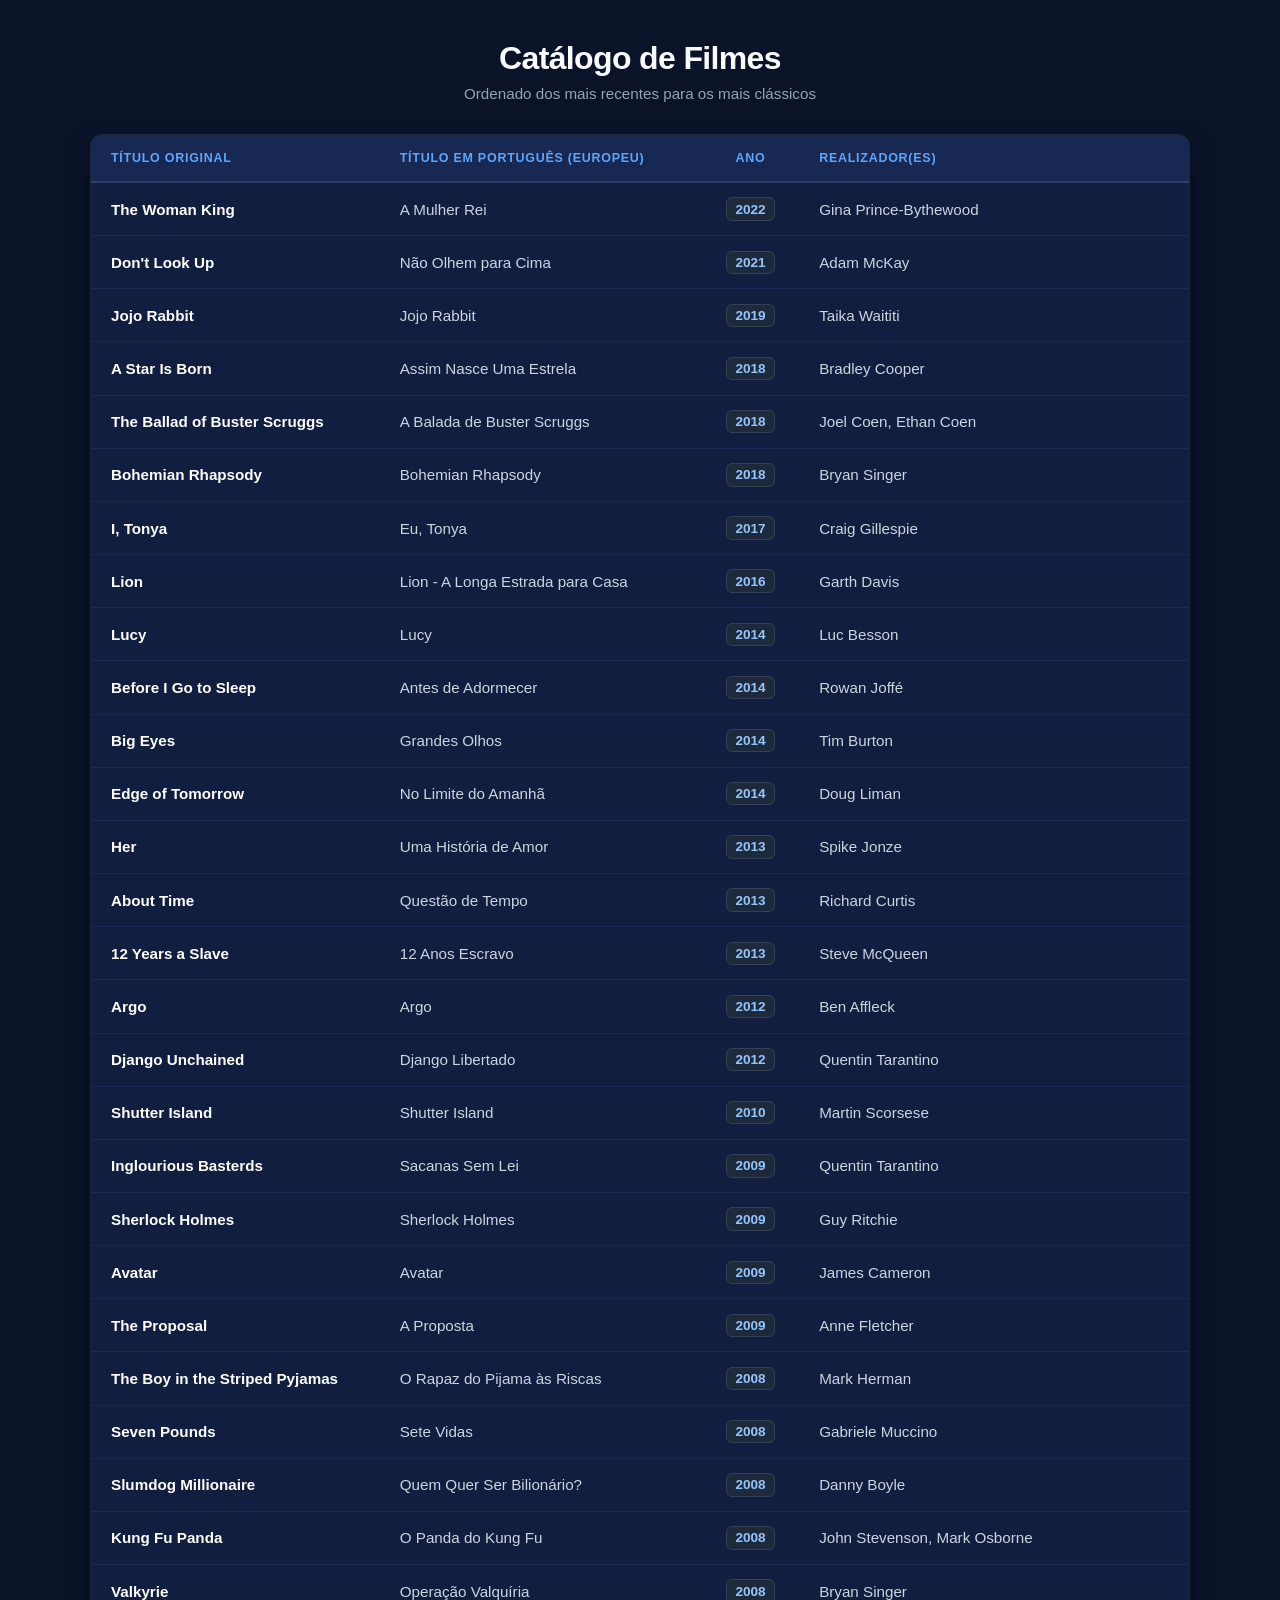
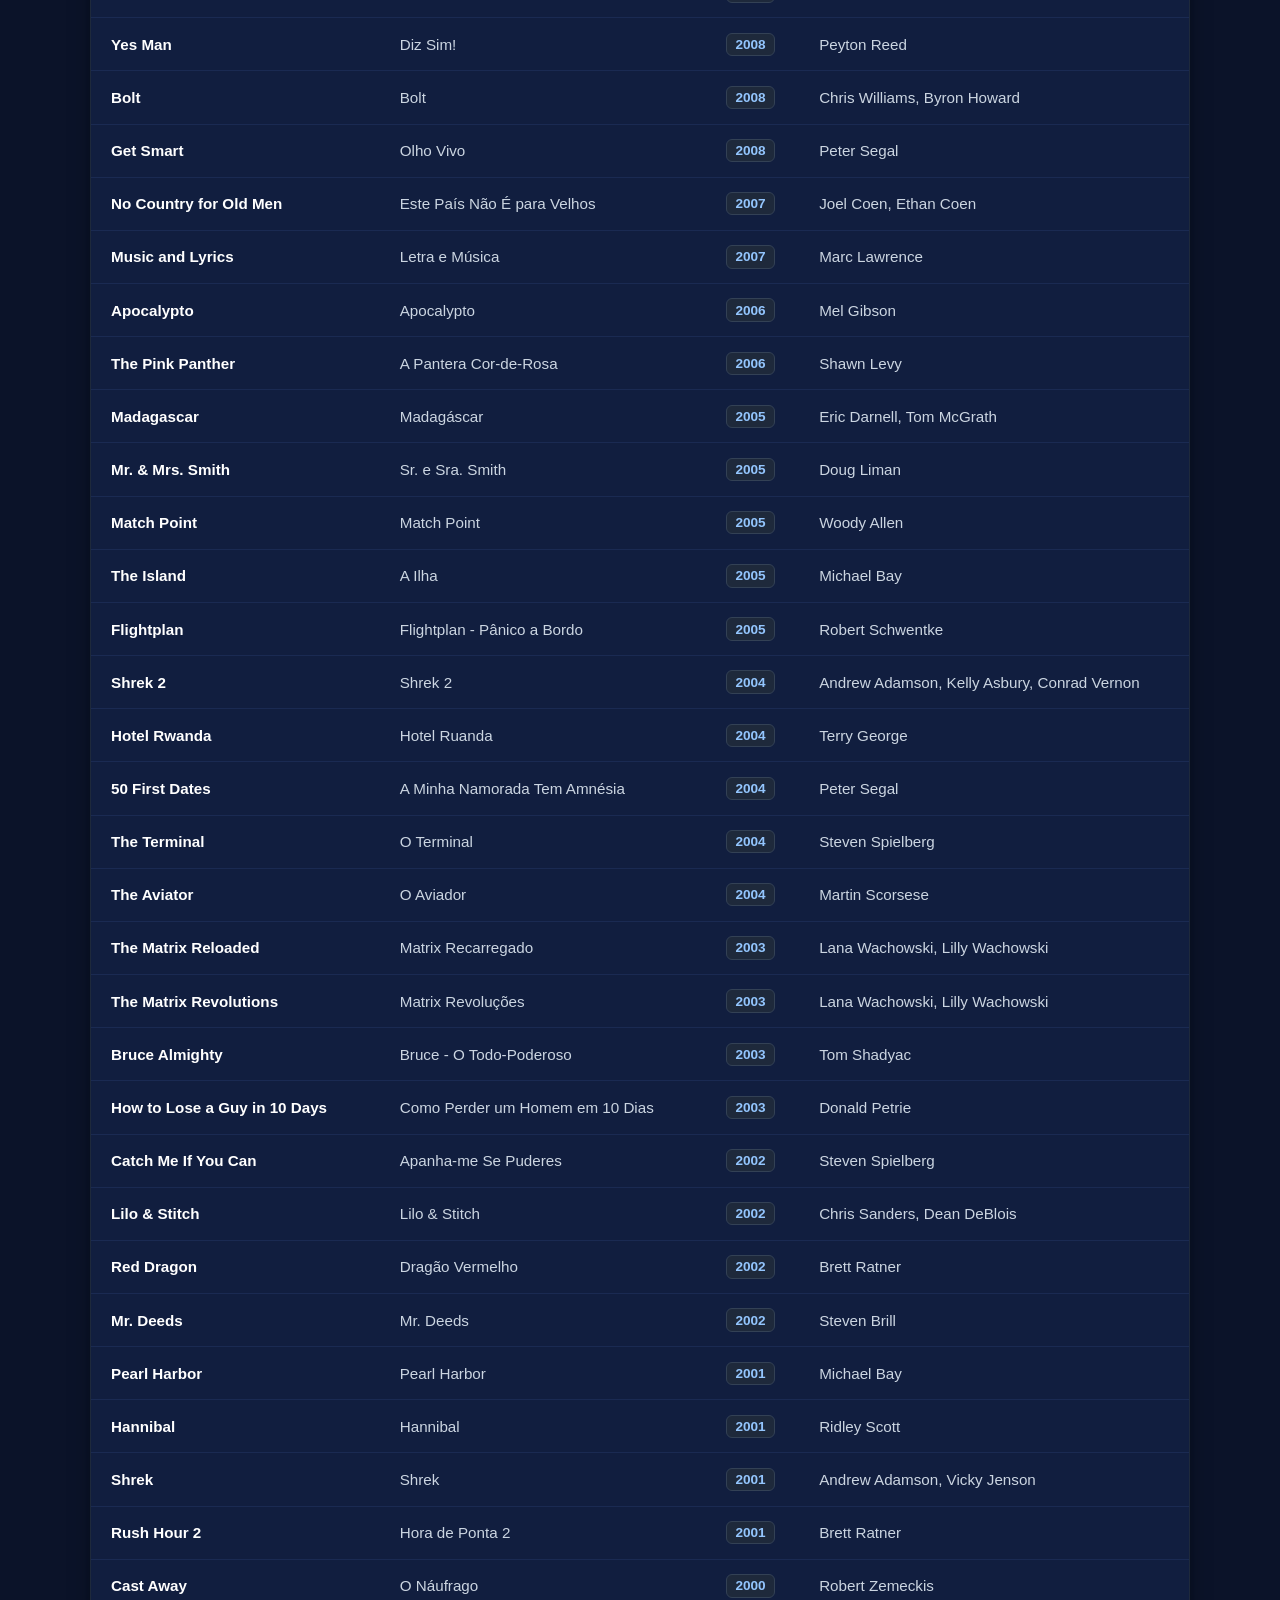
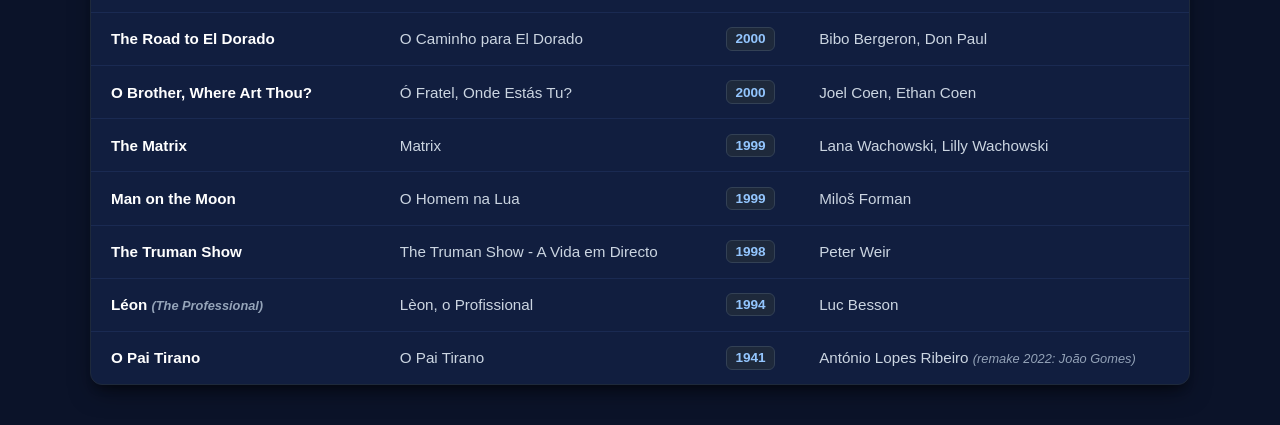
<file: lista-de-filmes.html>
<!DOCTYPE html>
<html lang="pt">
<head>
  <meta charset="UTF-8">
  <meta name="viewport" content="width=device-width, initial-scale=1.0">
  <title>Lista de Filmes</title>
  <style>
    * {
      box-sizing: border-box;
      margin: 0;
      padding: 0;
    }

    body {
      background-color: #0b1329;
      color: #e2e8f0;
      font-family: -apple-system, BlinkMacSystemFont, "Segoe UI", Roboto, "Helvetica Neue", Arial, sans-serif;
      padding: 2.5rem 1rem;
      display: flex;
      justify-content: center;
    }

    .container {
      width: 100%;
      max-width: 1100px;
    }

    header {
      margin-bottom: 2rem;
      text-align: center;
    }

    h1 {
      font-size: 2rem;
      font-weight: 700;
      color: #f8fafc;
      letter-spacing: -0.02em;
      margin-bottom: 0.5rem;
    }

    .subtitle {
      color: #94a3b8;
      font-size: 0.95rem;
    }

    .table-wrapper {
      background-color: #111e3f;
      border: 1px solid #1e293b;
      border-radius: 12px;
      overflow: hidden;
      box-shadow: 0 10px 25px -5px rgba(0, 0, 0, 0.5), 0 8px 10px -6px rgba(0, 0, 0, 0.4);
    }

    table {
      width: 100%;
      border-collapse: collapse;
      text-align: left;
      font-size: 0.95rem;
    }

    thead {
      background-color: #172852;
      border-bottom: 2px solid #2d3e69;
    }

    th {
      padding: 1rem 1.25rem;
      font-weight: 600;
      color: #60a5fa;
      text-transform: uppercase;
      font-size: 0.78rem;
      letter-spacing: 0.06em;
    }

    th.center, td.center {
      text-align: center;
    }

    tbody tr {
      border-bottom: 1px solid #1a2a52;
      transition: background-color 0.15s ease-in-out;
    }

    tbody tr:last-child {
      border-bottom: none;
    }

    tbody tr:hover {
      background-color: #1e356d;
    }

    td {
      padding: 0.9rem 1.25rem;
      color: #cbd5e1;
    }

    td.title-col {
      font-weight: 600;
      color: #ffffff;
    }

    .year-badge {
      display: inline-block;
      padding: 0.2rem 0.55rem;
      background-color: #1e293b;
      color: #93c5fd;
      border-radius: 6px;
      font-size: 0.85rem;
      font-weight: 600;
      border: 1px solid #334155;
    }

    .note {
      font-size: 0.8rem;
      color: #94a3b8;
      font-style: italic;
    }
  </style>
</head>
<body>

  <div class="container">
    <header>
      <h1>Catálogo de Filmes</h1>
      <p class="subtitle">Ordenado dos mais recentes para os mais clássicos</p>
    </header>

    <div class="table-wrapper">
      <table>
        <thead>
          <tr>
            <th>Título Original</th>
            <th>Título em Português (Europeu)</th>
            <th class="center">Ano</th>
            <th>Realizador(es)</th>
          </tr>
        </thead>
        <tbody>
          <tr>
            <td class="title-col">The Woman King</td>
            <td>A Mulher Rei</td>
            <td class="center"><span class="year-badge">2022</span></td>
            <td>Gina Prince-Bythewood</td>
          </tr>
          <tr>
            <td class="title-col">Don't Look Up</td>
            <td>Não Olhem para Cima</td>
            <td class="center"><span class="year-badge">2021</span></td>
            <td>Adam McKay</td>
          </tr>
          <tr>
            <td class="title-col">Jojo Rabbit</td>
            <td>Jojo Rabbit</td>
            <td class="center"><span class="year-badge">2019</span></td>
            <td>Taika Waititi</td>
          </tr>
          <tr>
            <td class="title-col">A Star Is Born</td>
            <td>Assim Nasce Uma Estrela</td>
            <td class="center"><span class="year-badge">2018</span></td>
            <td>Bradley Cooper</td>
          </tr>
          <tr>
            <td class="title-col">The Ballad of Buster Scruggs</td>
            <td>A Balada de Buster Scruggs</td>
            <td class="center"><span class="year-badge">2018</span></td>
            <td>Joel Coen, Ethan Coen</td>
          </tr>
          <tr>
            <td class="title-col">Bohemian Rhapsody</td>
            <td>Bohemian Rhapsody</td>
            <td class="center"><span class="year-badge">2018</span></td>
            <td>Bryan Singer</td>
          </tr>
          <tr>
            <td class="title-col">I, Tonya</td>
            <td>Eu, Tonya</td>
            <td class="center"><span class="year-badge">2017</span></td>
            <td>Craig Gillespie</td>
          </tr>
          <tr>
            <td class="title-col">Lion</td>
            <td>Lion - A Longa Estrada para Casa</td>
            <td class="center"><span class="year-badge">2016</span></td>
            <td>Garth Davis</td>
          </tr>
          <tr>
            <td class="title-col">Lucy</td>
            <td>Lucy</td>
            <td class="center"><span class="year-badge">2014</span></td>
            <td>Luc Besson</td>
          </tr>
          <tr>
            <td class="title-col">Before I Go to Sleep</td>
            <td>Antes de Adormecer</td>
            <td class="center"><span class="year-badge">2014</span></td>
            <td>Rowan Joffé</td>
          </tr>
          <tr>
            <td class="title-col">Big Eyes</td>
            <td>Grandes Olhos</td>
            <td class="center"><span class="year-badge">2014</span></td>
            <td>Tim Burton</td>
          </tr>
          <tr>
            <td class="title-col">Edge of Tomorrow</td>
            <td>No Limite do Amanhã</td>
            <td class="center"><span class="year-badge">2014</span></td>
            <td>Doug Liman</td>
          </tr>
          <tr>
            <td class="title-col">Her</td>
            <td>Uma História de Amor</td>
            <td class="center"><span class="year-badge">2013</span></td>
            <td>Spike Jonze</td>
          </tr>
          <tr>
            <td class="title-col">About Time</td>
            <td>Questão de Tempo</td>
            <td class="center"><span class="year-badge">2013</span></td>
            <td>Richard Curtis</td>
          </tr>
          <tr>
            <td class="title-col">12 Years a Slave</td>
            <td>12 Anos Escravo</td>
            <td class="center"><span class="year-badge">2013</span></td>
            <td>Steve McQueen</td>
          </tr>
          <tr>
            <td class="title-col">Argo</td>
            <td>Argo</td>
            <td class="center"><span class="year-badge">2012</span></td>
            <td>Ben Affleck</td>
          </tr>
          <tr>
            <td class="title-col">Django Unchained</td>
            <td>Django Libertado</td>
            <td class="center"><span class="year-badge">2012</span></td>
            <td>Quentin Tarantino</td>
          </tr>
          <tr>
            <td class="title-col">Shutter Island</td>
            <td>Shutter Island</td>
            <td class="center"><span class="year-badge">2010</span></td>
            <td>Martin Scorsese</td>
          </tr>
          <tr>
            <td class="title-col">Inglourious Basterds</td>
            <td>Sacanas Sem Lei</td>
            <td class="center"><span class="year-badge">2009</span></td>
            <td>Quentin Tarantino</td>
          </tr>
          <tr>
            <td class="title-col">Sherlock Holmes</td>
            <td>Sherlock Holmes</td>
            <td class="center"><span class="year-badge">2009</span></td>
            <td>Guy Ritchie</td>
          </tr>
          <tr>
            <td class="title-col">Avatar</td>
            <td>Avatar</td>
            <td class="center"><span class="year-badge">2009</span></td>
            <td>James Cameron</td>
          </tr>
          <tr>
            <td class="title-col">The Proposal</td>
            <td>A Proposta</td>
            <td class="center"><span class="year-badge">2009</span></td>
            <td>Anne Fletcher</td>
          </tr>
          <tr>
            <td class="title-col">The Boy in the Striped Pyjamas</td>
            <td>O Rapaz do Pijama às Riscas</td>
            <td class="center"><span class="year-badge">2008</span></td>
            <td>Mark Herman</td>
          </tr>
          <tr>
            <td class="title-col">Seven Pounds</td>
            <td>Sete Vidas</td>
            <td class="center"><span class="year-badge">2008</span></td>
            <td>Gabriele Muccino</td>
          </tr>
          <tr>
            <td class="title-col">Slumdog Millionaire</td>
            <td>Quem Quer Ser Bilionário?</td>
            <td class="center"><span class="year-badge">2008</span></td>
            <td>Danny Boyle</td>
          </tr>
          <tr>
            <td class="title-col">Kung Fu Panda</td>
            <td>O Panda do Kung Fu</td>
            <td class="center"><span class="year-badge">2008</span></td>
            <td>John Stevenson, Mark Osborne</td>
          </tr>
          <tr>
            <td class="title-col">Valkyrie</td>
            <td>Operação Valquíria</td>
            <td class="center"><span class="year-badge">2008</span></td>
            <td>Bryan Singer</td>
          </tr>
          <tr>
            <td class="title-col">Yes Man</td>
            <td>Diz Sim!</td>
            <td class="center"><span class="year-badge">2008</span></td>
            <td>Peyton Reed</td>
          </tr>
          <tr>
            <td class="title-col">Bolt</td>
            <td>Bolt</td>
            <td class="center"><span class="year-badge">2008</span></td>
            <td>Chris Williams, Byron Howard</td>
          </tr>
          <tr>
            <td class="title-col">Get Smart</td>
            <td>Olho Vivo</td>
            <td class="center"><span class="year-badge">2008</span></td>
            <td>Peter Segal</td>
          </tr>
          <tr>
            <td class="title-col">No Country for Old Men</td>
            <td>Este País Não É para Velhos</td>
            <td class="center"><span class="year-badge">2007</span></td>
            <td>Joel Coen, Ethan Coen</td>
          </tr>
          <tr>
            <td class="title-col">Music and Lyrics</td>
            <td>Letra e Música</td>
            <td class="center"><span class="year-badge">2007</span></td>
            <td>Marc Lawrence</td>
          </tr>
          <tr>
            <td class="title-col">Apocalypto</td>
            <td>Apocalypto</td>
            <td class="center"><span class="year-badge">2006</span></td>
            <td>Mel Gibson</td>
          </tr>
          <tr>
            <td class="title-col">The Pink Panther</td>
            <td>A Pantera Cor-de-Rosa</td>
            <td class="center"><span class="year-badge">2006</span></td>
            <td>Shawn Levy</td>
          </tr>
          <tr>
            <td class="title-col">Madagascar</td>
            <td>Madagáscar</td>
            <td class="center"><span class="year-badge">2005</span></td>
            <td>Eric Darnell, Tom McGrath</td>
          </tr>
          <tr>
            <td class="title-col">Mr. &amp; Mrs. Smith</td>
            <td>Sr. e Sra. Smith</td>
            <td class="center"><span class="year-badge">2005</span></td>
            <td>Doug Liman</td>
          </tr>
          <tr>
            <td class="title-col">Match Point</td>
            <td>Match Point</td>
            <td class="center"><span class="year-badge">2005</span></td>
            <td>Woody Allen</td>
          </tr>
          <tr>
            <td class="title-col">The Island</td>
            <td>A Ilha</td>
            <td class="center"><span class="year-badge">2005</span></td>
            <td>Michael Bay</td>
          </tr>
          <tr>
            <td class="title-col">Flightplan</td>
            <td>Flightplan - Pânico a Bordo</td>
            <td class="center"><span class="year-badge">2005</span></td>
            <td>Robert Schwentke</td>
          </tr>
          <tr>
            <td class="title-col">Shrek 2</td>
            <td>Shrek 2</td>
            <td class="center"><span class="year-badge">2004</span></td>
            <td>Andrew Adamson, Kelly Asbury, Conrad Vernon</td>
          </tr>
          <tr>
            <td class="title-col">Hotel Rwanda</td>
            <td>Hotel Ruanda</td>
            <td class="center"><span class="year-badge">2004</span></td>
            <td>Terry George</td>
          </tr>
          <tr>
            <td class="title-col">50 First Dates</td>
            <td>A Minha Namorada Tem Amnésia</td>
            <td class="center"><span class="year-badge">2004</span></td>
            <td>Peter Segal</td>
          </tr>
          <tr>
            <td class="title-col">The Terminal</td>
            <td>O Terminal</td>
            <td class="center"><span class="year-badge">2004</span></td>
            <td>Steven Spielberg</td>
          </tr>
          <tr>
            <td class="title-col">The Aviator</td>
            <td>O Aviador</td>
            <td class="center"><span class="year-badge">2004</span></td>
            <td>Martin Scorsese</td>
          </tr>
          <tr>
            <td class="title-col">The Matrix Reloaded</td>
            <td>Matrix Recarregado</td>
            <td class="center"><span class="year-badge">2003</span></td>
            <td>Lana Wachowski, Lilly Wachowski</td>
          </tr>
          <tr>
            <td class="title-col">The Matrix Revolutions</td>
            <td>Matrix Revoluções</td>
            <td class="center"><span class="year-badge">2003</span></td>
            <td>Lana Wachowski, Lilly Wachowski</td>
          </tr>
          <tr>
            <td class="title-col">Bruce Almighty</td>
            <td>Bruce - O Todo-Poderoso</td>
            <td class="center"><span class="year-badge">2003</span></td>
            <td>Tom Shadyac</td>
          </tr>
          <tr>
            <td class="title-col">How to Lose a Guy in 10 Days</td>
            <td>Como Perder um Homem em 10 Dias</td>
            <td class="center"><span class="year-badge">2003</span></td>
            <td>Donald Petrie</td>
          </tr>
          <tr>
            <td class="title-col">Catch Me If You Can</td>
            <td>Apanha-me Se Puderes</td>
            <td class="center"><span class="year-badge">2002</span></td>
            <td>Steven Spielberg</td>
          </tr>
          <tr>
            <td class="title-col">Lilo &amp; Stitch</td>
            <td>Lilo &amp; Stitch</td>
            <td class="center"><span class="year-badge">2002</span></td>
            <td>Chris Sanders, Dean DeBlois</td>
          </tr>
          <tr>
            <td class="title-col">Red Dragon</td>
            <td>Dragão Vermelho</td>
            <td class="center"><span class="year-badge">2002</span></td>
            <td>Brett Ratner</td>
          </tr>
          <tr>
            <td class="title-col">Mr. Deeds</td>
            <td>Mr. Deeds</td>
            <td class="center"><span class="year-badge">2002</span></td>
            <td>Steven Brill</td>
          </tr>
          <tr>
            <td class="title-col">Pearl Harbor</td>
            <td>Pearl Harbor</td>
            <td class="center"><span class="year-badge">2001</span></td>
            <td>Michael Bay</td>
          </tr>
          <tr>
            <td class="title-col">Hannibal</td>
            <td>Hannibal</td>
            <td class="center"><span class="year-badge">2001</span></td>
            <td>Ridley Scott</td>
          </tr>
          <tr>
            <td class="title-col">Shrek</td>
            <td>Shrek</td>
            <td class="center"><span class="year-badge">2001</span></td>
            <td>Andrew Adamson, Vicky Jenson</td>
          </tr>
          <tr>
            <td class="title-col">Rush Hour 2</td>
            <td>Hora de Ponta 2</td>
            <td class="center"><span class="year-badge">2001</span></td>
            <td>Brett Ratner</td>
          </tr>
          <tr>
            <td class="title-col">Cast Away</td>
            <td>O Náufrago</td>
            <td class="center"><span class="year-badge">2000</span></td>
            <td>Robert Zemeckis</td>
          </tr>
          <tr>
            <td class="title-col">The Road to El Dorado</td>
            <td>O Caminho para El Dorado</td>
            <td class="center"><span class="year-badge">2000</span></td>
            <td>Bibo Bergeron, Don Paul</td>
          </tr>
          <tr>
            <td class="title-col">O Brother, Where Art Thou?</td>
            <td>Ó Fratel, Onde Estás Tu?</td>
            <td class="center"><span class="year-badge">2000</span></td>
            <td>Joel Coen, Ethan Coen</td>
          </tr>
          <tr>
            <td class="title-col">The Matrix</td>
            <td>Matrix</td>
            <td class="center"><span class="year-badge">1999</span></td>
            <td>Lana Wachowski, Lilly Wachowski</td>
          </tr>
          <tr>
            <td class="title-col">Man on the Moon</td>
            <td>O Homem na Lua</td>
            <td class="center"><span class="year-badge">1999</span></td>
            <td>Miloš Forman</td>
          </tr>
          <tr>
            <td class="title-col">The Truman Show</td>
            <td>The Truman Show - A Vida em Directo</td>
            <td class="center"><span class="year-badge">1998</span></td>
            <td>Peter Weir</td>
          </tr>
          <tr>
            <td class="title-col">Léon <span class="note">(The Professional)</span></td>
            <td>Lèon, o Profissional</td>
            <td class="center"><span class="year-badge">1994</span></td>
            <td>Luc Besson</td>
          </tr>
          <tr>
            <td class="title-col">O Pai Tirano</td>
            <td>O Pai Tirano</td>
            <td class="center"><span class="year-badge">1941</span></td>
            <td>António Lopes Ribeiro <span class="note">(remake 2022: João Gomes)</span></td>
          </tr>
        </tbody>
      </table>
    </div>
  </div>

</body>
</html>
</file>
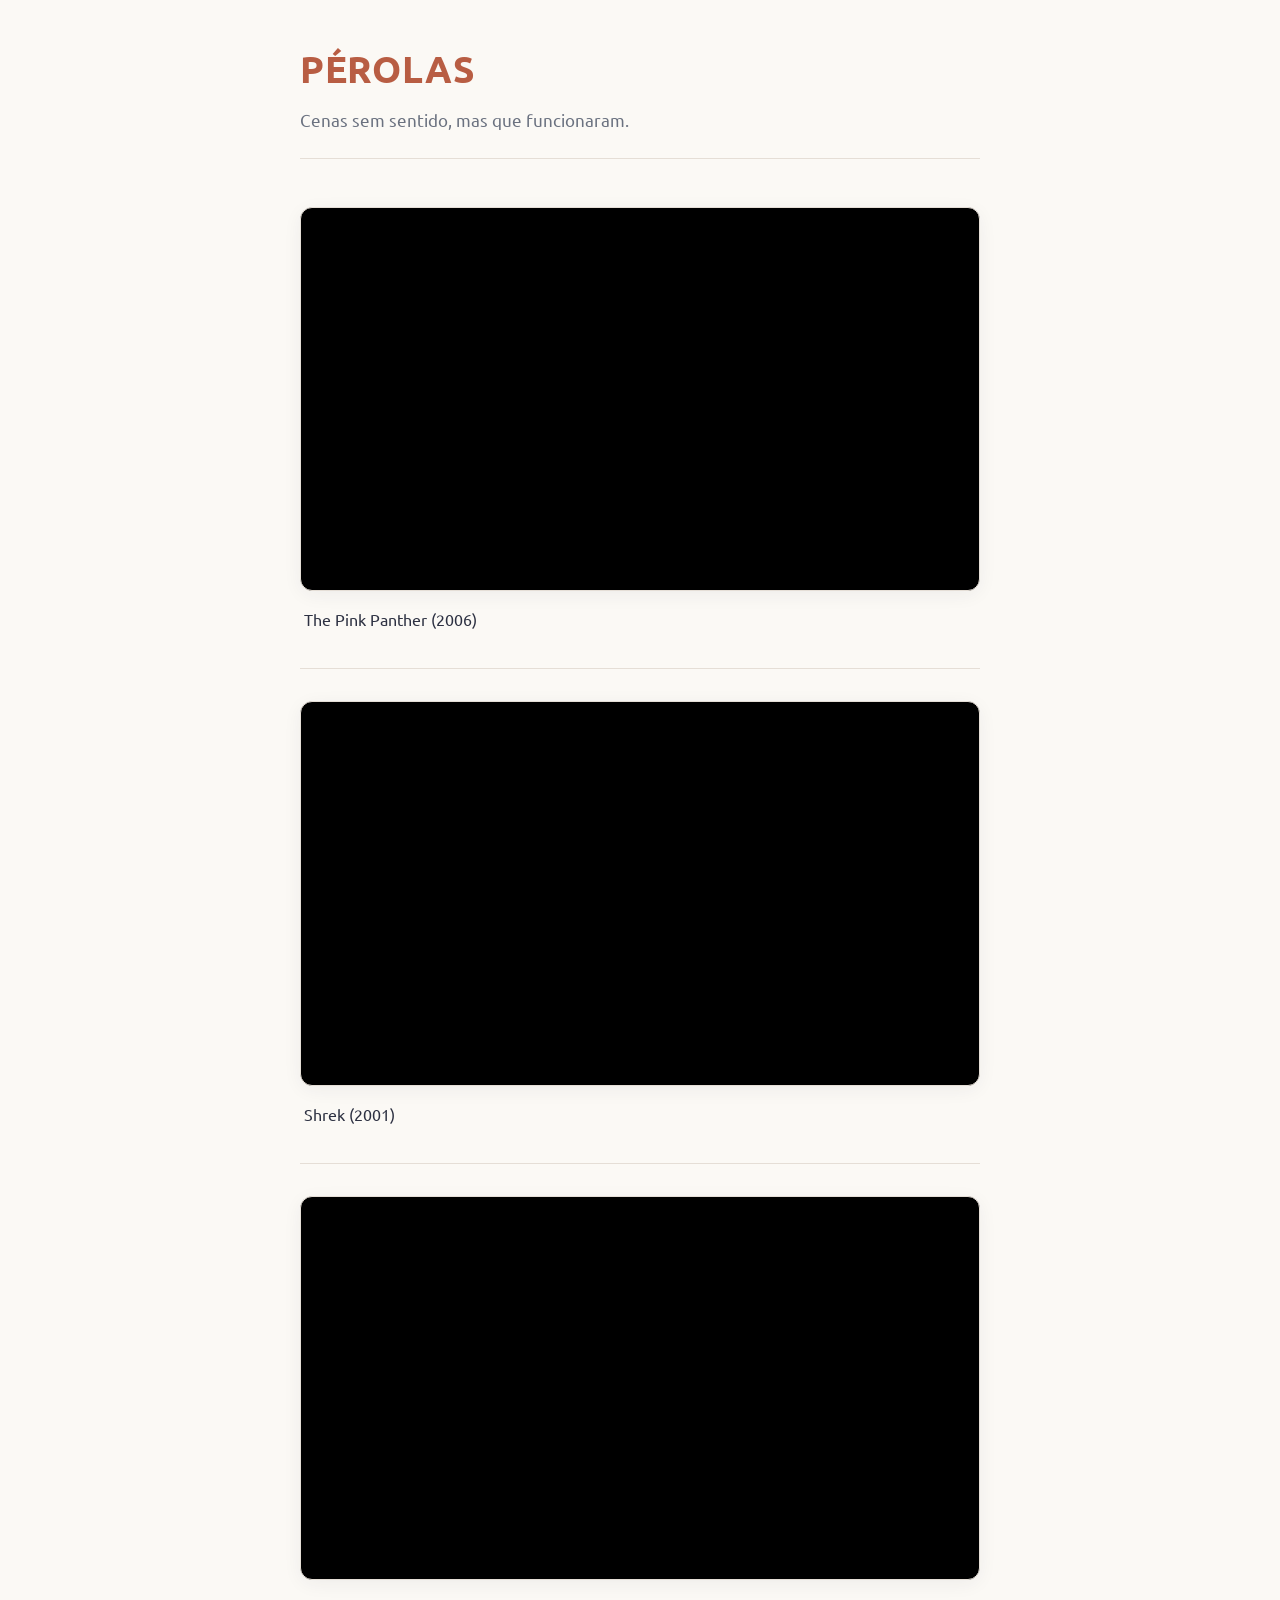
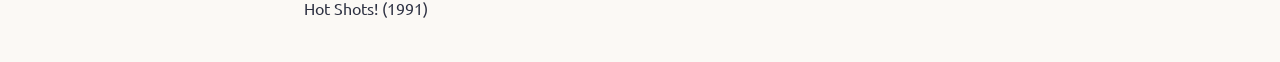
<file: perolas.html>
<!DOCTYPE html>
<html lang="pt">
<head>
  <meta charset="UTF-8">
  <meta name="viewport" content="width=device-width, initial-scale=1.0">
  <title>Pérolas — Cinema</title>
  
  <!-- Fonte Ubuntu do Google Fonts -->
  <link rel="preconnect" href="https://fonts.googleapis.com">
  <link rel="preconnect" href="https://fonts.gstatic.com" crossorigin>
  <link href="https://fonts.googleapis.com/css2?family=Ubuntu:ital,wght@0,400;0,500;0,700;1,400&display=swap" rel="stylesheet">

  <style>
    /* ==========================================================================
       VARIÁVEIS GLOBAIS (Esquema Claro Pastel)
       ========================================================================== */
    :root {
      --bg: #fbf9f5;                  /* Fundo suave creme / off-white */
      --card-bg: #ffffff;              /* Branco puro para cartões e molduras */
      --card-border: #e5ded6;          /* Linha divisória em tom pastel subtil */
      --accent: #b85d43;               /* Terracota pastel suave para títulos e ênfase */
      --text-main: #2d3142;            /* Ardósia escuro para leitura nítida */
      --text-muted: #6b7280;           /* Cinzento neutro para legendas e subtítulo */
      --shadow: 0 4px 20px -2px rgba(45, 49, 66, 0.07);
    }

    *, *::before, *::after {
      box-sizing: border-box;
      margin: 0;
      padding: 0;
    }

    body {
      font-family: 'Ubuntu', -apple-system, BlinkMacSystemFont, "Segoe UI", Roboto, sans-serif;
      background-color: var(--bg);
      color: var(--text-main);
      min-height: 100vh;
      display: flex;
      justify-content: center;
      padding: 2.5rem 1.2rem;
      line-height: 1.6;
      -webkit-font-smoothing: antialiased;
      -moz-osx-font-smoothing: grayscale;
    }

    .container {
      width: 100%;
      max-width: 680px;
      display: flex;
      flex-direction: column;
      gap: 2rem;
    }

    header {
      margin-bottom: 1rem;
      padding-bottom: 1.5rem;
      border-bottom: 1px solid var(--card-border);
    }

    h1 {
      font-size: 2.3rem;
      font-weight: 700;
      text-transform: uppercase;
      color: var(--accent);
      margin-bottom: 0.5rem;
      letter-spacing: 0.02em;
    }

    .subtitle {
      color: var(--text-muted);
      font-size: 1.05rem;
      font-weight: 400;
    }

    .video-item {
      display: flex;
      flex-direction: column;
      gap: 1rem;
    }

    /* Contentor responsivo para manter a proporção 16:9 */
    .video-wrapper {
      position: relative;
      width: 100%;
      padding-bottom: 56.25%; /* Proporção 16:9 */
      height: 0;
      border-radius: 12px;
      overflow: hidden;
      border: 1px solid var(--card-border);
      box-shadow: var(--shadow);
      background-color: #000;
    }

    .video-wrapper iframe {
      position: absolute;
      top: 0;
      left: 0;
      width: 100%;
      height: 100%;
      border: 0;
    }

    .video-description {
      font-size: 0.98rem;
      color: var(--text-main);
      padding: 0 0.25rem;
    }

    hr.divider {
      border: 0;
      height: 1px;
      background: var(--card-border);
      margin-top: 1.25rem;
    }

    @media (max-width: 640px) {
      body {
        padding: 1.5rem 1rem;
      }

      h1 {
        font-size: 1.9rem;
      }

      .subtitle {
        font-size: 0.95rem;
      }
    }
  </style>
</head>
<body>

  <main class="container">
    
    <header>
      <h1>Pérolas</h1>
      <p class="subtitle">Cenas sem sentido, mas que funcionaram.</p>
    </header>

    <!-- Primeiro Vídeo -->
    <div class="video-item">
      <div class="video-wrapper">
        <iframe 
          src="https://www.youtube-nocookie.com/embed/Z6oeAdemFZw" 
          title="Reprodutor de vídeo YouTube 1" 
          frameborder="0" 
          allow="accelerometer; autoplay; clipboard-write; encrypted-media; gyroscope; picture-in-picture; web-share" 
          referrerpolicy="strict-origin-when-cross-origin" 
          allowfullscreen>
        </iframe>
      </div>
      <p class="video-description">The Pink Panther (2006)</p>
      <hr class="divider">
    </div>

    <!-- Segundo Vídeo -->
    <div class="video-item">
      <div class="video-wrapper">
        <iframe 
          src="https://www.youtube-nocookie.com/embed/xd4j-dQyHEQ" 
          title="Reprodutor de vídeo YouTube 2" 
          frameborder="0" 
          allow="accelerometer; autoplay; clipboard-write; encrypted-media; gyroscope; picture-in-picture; web-share" 
          referrerpolicy="strict-origin-when-cross-origin" 
          allowfullscreen>
        </iframe>
      </div>
      <p class="video-description">Shrek (2001)</p>
      <hr class="divider">
    </div>

    <!-- Terceiro Vídeo -->
    <div class="video-item">
      <div class="video-wrapper">
        <iframe 
          src="https://www.youtube-nocookie.com/embed/TkdbqK4iUsU"
          title="Reprodutor de vídeo YouTube 3" 
          frameborder="0" 
          allow="accelerometer; autoplay; clipboard-write; encrypted-media; gyroscope; picture-in-picture; web-share" 
          referrerpolicy="strict-origin-when-cross-origin" 
          allowfullscreen>
        </iframe>
      </div>
      <p class="video-description">Hot Shots! (1991)</p>
    </div>

  </main>

</body>
</html>
</file>
